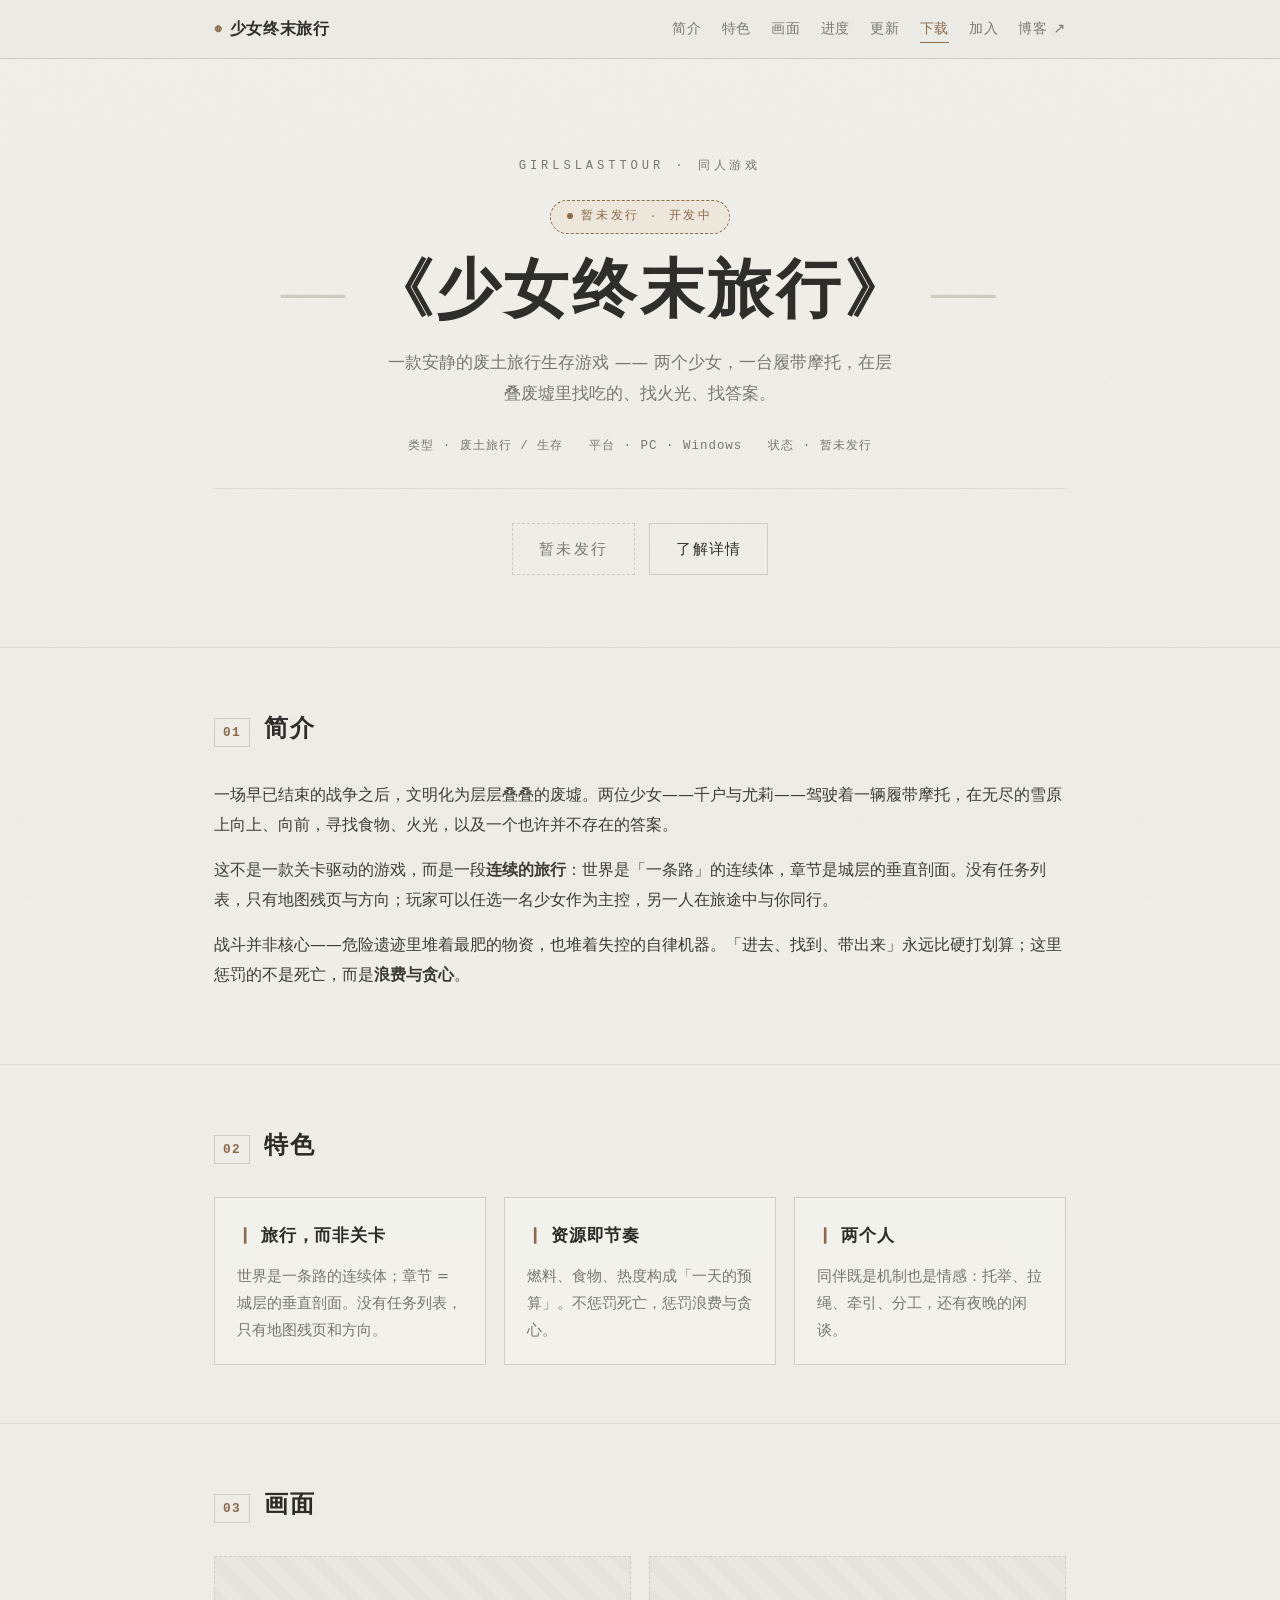
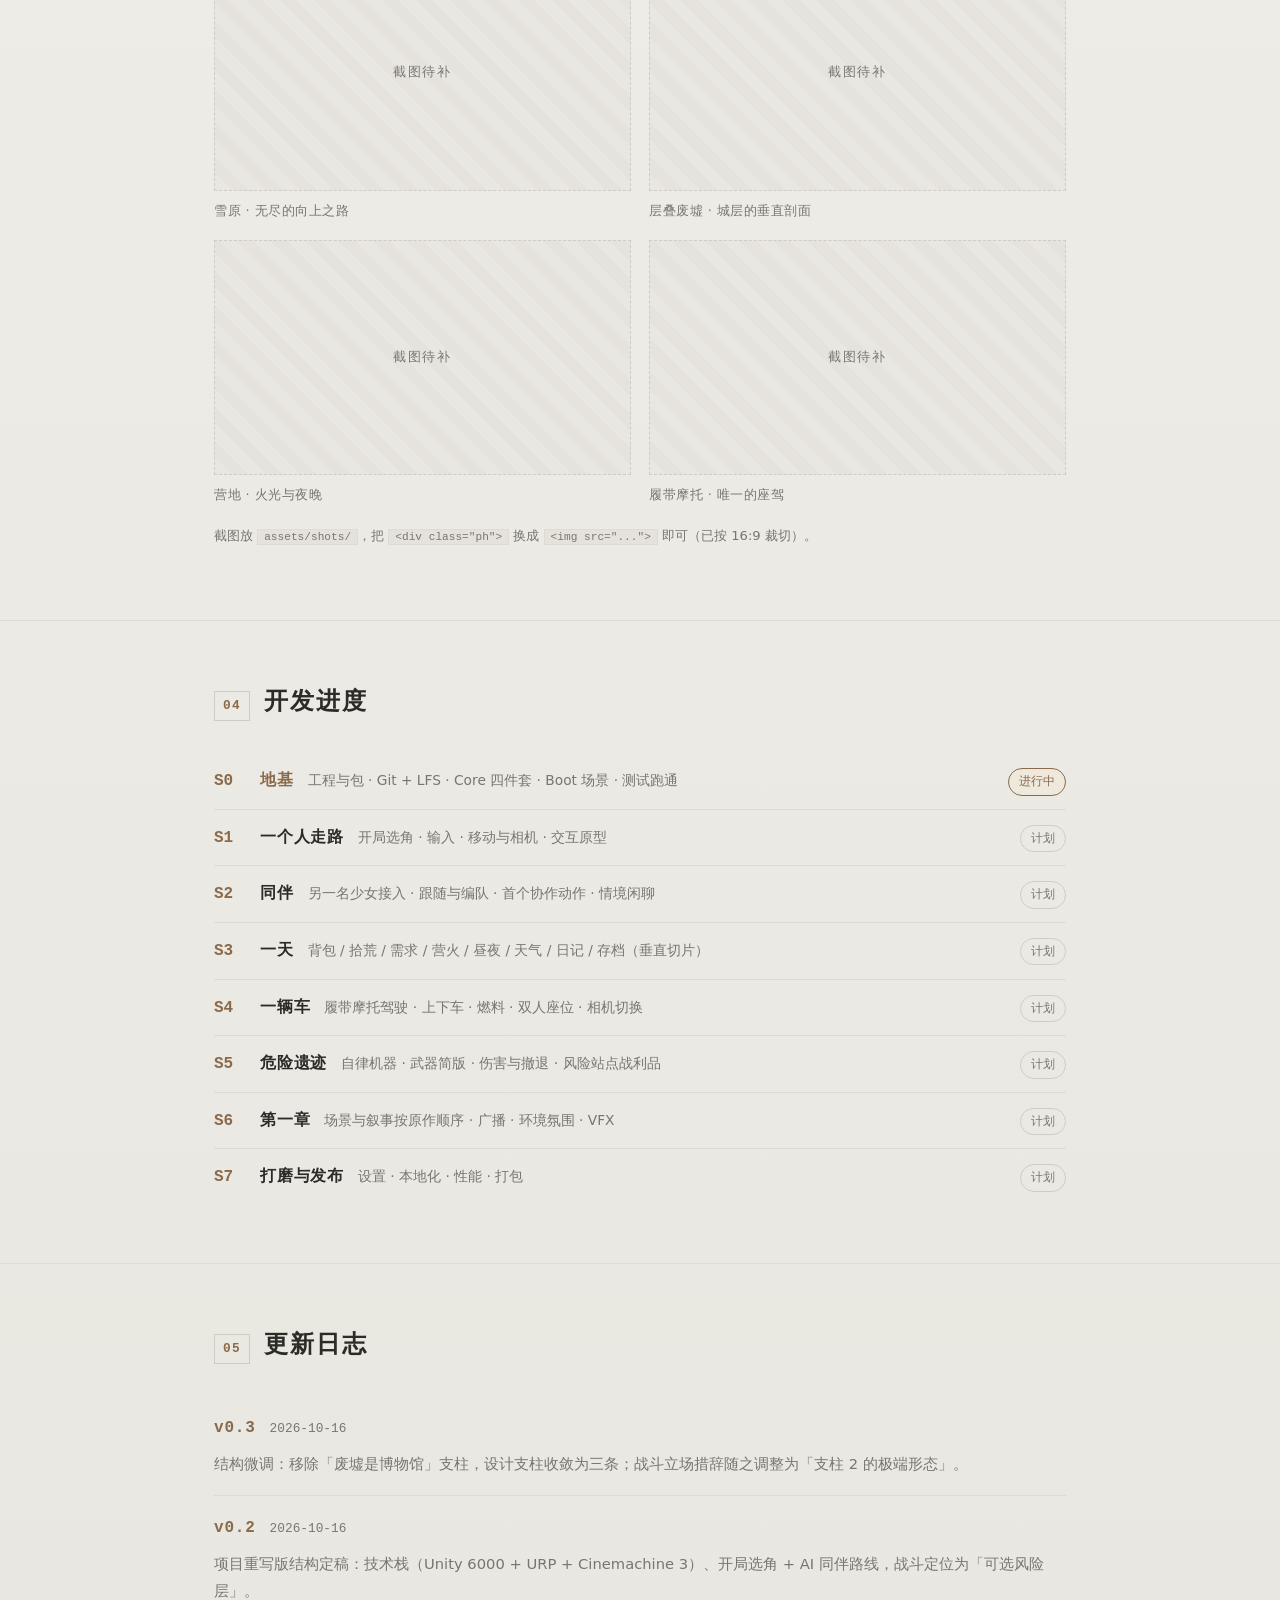
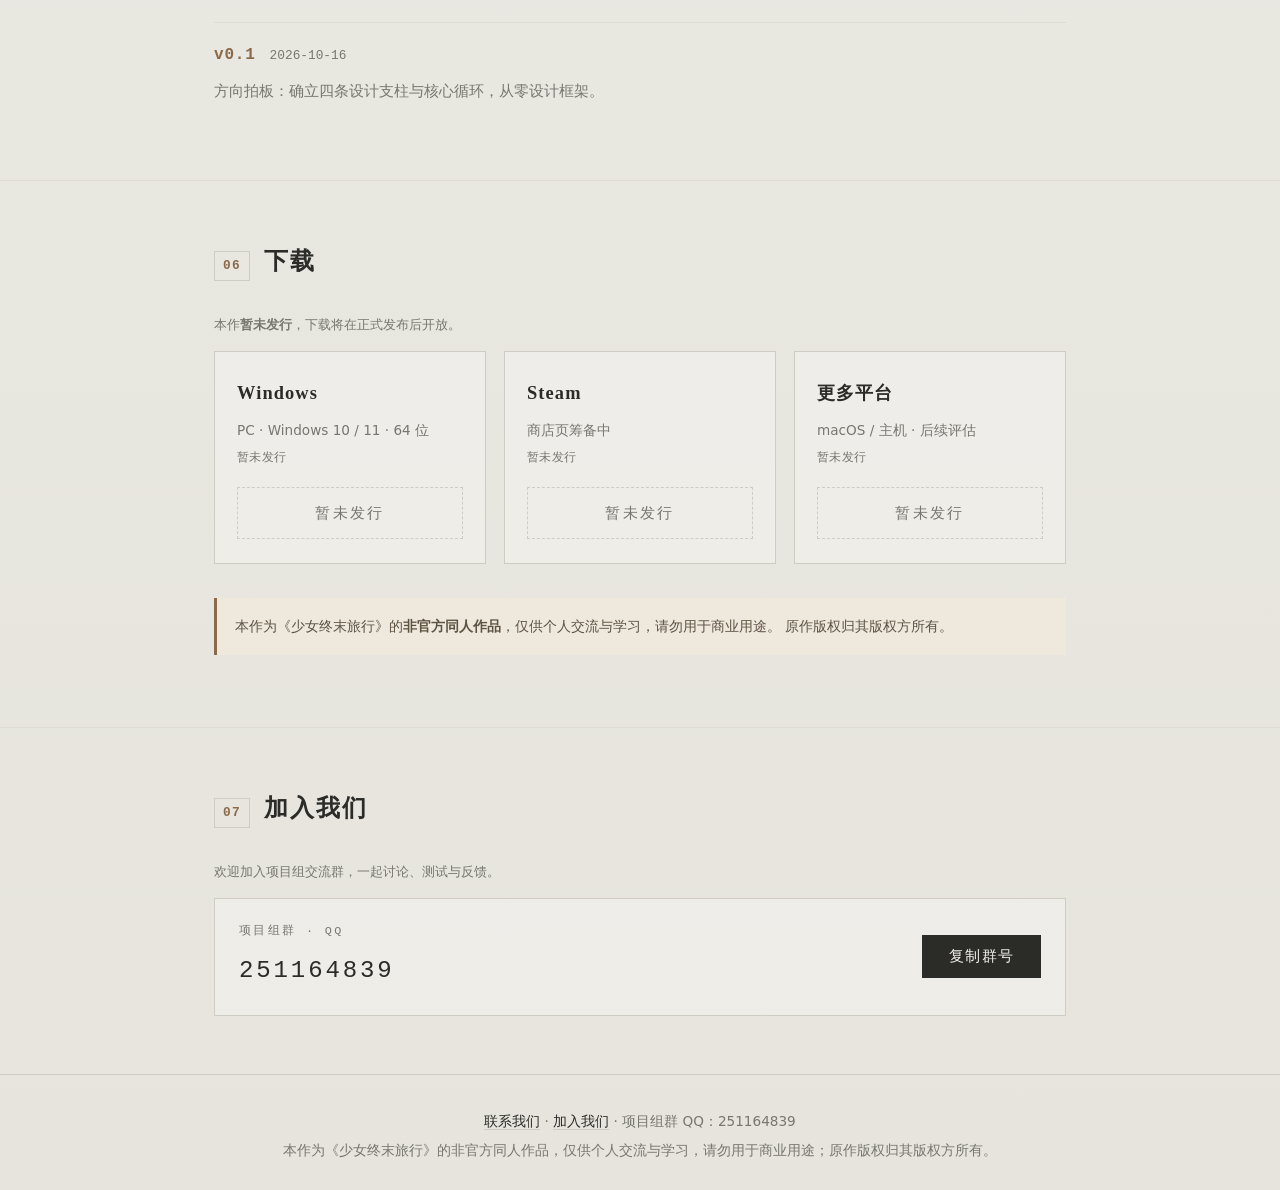
<file: index.html>
<!DOCTYPE html>
<html lang="zh-CN">
<head>
<meta charset="UTF-8">
<meta name="viewport" content="width=device-width, initial-scale=1.0">
<title>少女终末旅行 · 同人游戏 | GirlsLastTour</title>
<meta name="description" content="一款安静的废土旅行生存游戏：两个少女，一台履带摩托，在层叠废墟里找吃的、找火光、找答案。">
<link rel="stylesheet" href="assets/style.css">
</head>
<body>

<div class="snow" aria-hidden="true">
  <span style="--x:4%;  --d:12s; --delay:0s"></span>
  <span style="--x:11%; --d:16s; --delay:2s"></span>
  <span style="--x:18%; --d:10s; --delay:5s"></span>
  <span style="--x:26%; --d:14s; --delay:1s"></span>
  <span style="--x:33%; --d:18s; --delay:7s"></span>
  <span style="--x:41%; --d:11s; --delay:3s"></span>
  <span style="--x:48%; --d:15s; --delay:9s"></span>
  <span style="--x:56%; --d:13s; --delay:4s"></span>
  <span style="--x:63%; --d:17s; --delay:6s"></span>
  <span style="--x:71%; --d:12s; --delay:0.5s"></span>
  <span style="--x:78%; --d:16s; --delay:8s"></span>
  <span style="--x:86%; --d:10s; --delay:2.5s"></span>
  <span style="--x:93%; --d:14s; --delay:5.5s"></span>
</div>

<header class="site-header">
  <div class="wrap header-inner">
    <a class="brand" href="#top">
      <span class="brand-mark">◍</span>
      少女终末旅行
    </a>
    <nav class="nav">
      <a href="#about">简介</a>
      <a href="#features">特色</a>
      <a href="#shots">画面</a>
      <a href="#roadmap">进度</a>
      <a href="#changelog">更新</a>
      <a href="#download" class="nav-dl">下载</a>
      <a href="#join">加入</a>
      <a href="blog/index.html">博客 ↗</a>
    </nav>
  </div>
</header>

<main id="top">

  <!-- Hero -->
  <section class="hero">
    <div class="wrap">
      <p class="kicker">GirlsLastTour · 同人游戏</p>
      <p class="soon"><span class="dot"></span>暂未发行 · 开发中</p>
      <h1>《少女终末旅行》</h1>
      <p class="tagline">一款安静的废土旅行生存游戏 —— 两个少女，一台履带摩托，在层叠废墟里找吃的、找火光、找答案。</p>
      <div class="hero-meta">
        <span>类型 · 废土旅行 / 生存</span>
        <span>平台 · PC · Windows</span>
        <span>状态 · 暂未发行</span>
      </div>
      <div class="hero-actions">
        <span class="btn is-disabled">暂未发行</span>
        <a class="btn ghost" href="#about">了解详情</a>
      </div>
    </div>
  </section>

  <!-- 简介 -->
  <section id="about" class="section">
    <div class="wrap">
      <h2><span class="idx">01</span>简介</h2>
      <div class="prose">
        <p>一场早已结束的战争之后，文明化为层层叠叠的废墟。两位少女——千户与尤莉——驾驶着一辆履带摩托，在无尽的雪原上向上、向前，寻找食物、火光，以及一个也许并不存在的答案。</p>
        <p>这不是一款关卡驱动的游戏，而是一段<strong>连续的旅行</strong>：世界是「一条路」的连续体，章节是城层的垂直剖面。没有任务列表，只有地图残页与方向；玩家可以任选一名少女作为主控，另一人在旅途中与你同行。</p>
        <p>战斗并非核心——危险遗迹里堆着最肥的物资，也堆着失控的自律机器。「进去、找到、带出来」永远比硬打划算；这里惩罚的不是死亡，而是<strong>浪费与贪心</strong>。</p>
      </div>
    </div>
  </section>

  <!-- 特色（四条设计支柱）-->
  <section id="features" class="section">
    <div class="wrap">
      <h2><span class="idx">02</span>特色</h2>
      <div class="grid features">
        <article class="card">
          <h3>旅行，而非关卡</h3>
          <p>世界是一条路的连续体；章节 = 城层的垂直剖面。没有任务列表，只有地图残页和方向。</p>
        </article>
        <article class="card">
          <h3>资源即节奏</h3>
          <p>燃料、食物、热度构成「一天的预算」。不惩罚死亡，惩罚浪费与贪心。</p>
        </article>
        <article class="card">
          <h3>两个人</h3>
          <p>同伴既是机制也是情感：托举、拉绳、牵引、分工，还有夜晚的闲谈。</p>
        </article>
      </div>
    </div>
  </section>

  <!-- 画面 -->
  <section id="shots" class="section">
    <div class="wrap">
      <h2><span class="idx">03</span>画面</h2>
      <div class="grid shots">
        <figure class="shot"><div class="ph">截图待补</div><figcaption>雪原 · 无尽的向上之路</figcaption></figure>
        <figure class="shot"><div class="ph">截图待补</div><figcaption>层叠废墟 · 城层的垂直剖面</figcaption></figure>
        <figure class="shot"><div class="ph">截图待补</div><figcaption>营地 · 火光与夜晚</figcaption></figure>
        <figure class="shot"><div class="ph">截图待补</div><figcaption>履带摩托 · 唯一的座驾</figcaption></figure>
      </div>
      <p class="hint">截图放 <code>assets/shots/</code>，把 <code>&lt;div class="ph"&gt;</code> 换成 <code>&lt;img src="..."&gt;</code> 即可（已按 16:9 裁切）。</p>
    </div>
  </section>

  <!-- 开发进度 -->
  <section id="roadmap" class="section">
    <div class="wrap">
      <h2><span class="idx">04</span>开发进度</h2>
      <ul class="roadmap">
        <li class="now">
          <span class="st">S0</span>
          <span class="rm-title">地基</span>
          <span class="rm-desc">工程与包 · Git + LFS · Core 四件套 · Boot 场景 · 测试跑通</span>
          <span class="rm-st">进行中</span>
        </li>
        <li>
          <span class="st">S1</span>
          <span class="rm-title">一个人走路</span>
          <span class="rm-desc">开局选角 · 输入 · 移动与相机 · 交互原型</span>
          <span class="rm-st">计划</span>
        </li>
        <li>
          <span class="st">S2</span>
          <span class="rm-title">同伴</span>
          <span class="rm-desc">另一名少女接入 · 跟随与编队 · 首个协作动作 · 情境闲聊</span>
          <span class="rm-st">计划</span>
        </li>
        <li>
          <span class="st">S3</span>
          <span class="rm-title">一天</span>
          <span class="rm-desc">背包 / 拾荒 / 需求 / 营火 / 昼夜 / 天气 / 日记 / 存档（垂直切片）</span>
          <span class="rm-st">计划</span>
        </li>
        <li>
          <span class="st">S4</span>
          <span class="rm-title">一辆车</span>
          <span class="rm-desc">履带摩托驾驶 · 上下车 · 燃料 · 双人座位 · 相机切换</span>
          <span class="rm-st">计划</span>
        </li>
        <li>
          <span class="st">S5</span>
          <span class="rm-title">危险遗迹</span>
          <span class="rm-desc">自律机器 · 武器简版 · 伤害与撤退 · 风险站点战利品</span>
          <span class="rm-st">计划</span>
        </li>
        <li>
          <span class="st">S6</span>
          <span class="rm-title">第一章</span>
          <span class="rm-desc">场景与叙事按原作顺序 · 广播 · 环境氛围 · VFX</span>
          <span class="rm-st">计划</span>
        </li>
        <li>
          <span class="st">S7</span>
          <span class="rm-title">打磨与发布</span>
          <span class="rm-desc">设置 · 本地化 · 性能 · 打包</span>
          <span class="rm-st">计划</span>
        </li>
      </ul>
    </div>
  </section>

  <!-- 更新日志 -->
  <section id="changelog" class="section">
    <div class="wrap">
      <h2><span class="idx">05</span>更新日志</h2>
      <ul class="log">
        <li>
          <div class="log-head"><span class="ver">v0.3</span><span class="date">2026-10-16</span></div>
          <p>结构微调：移除「废墟是博物馆」支柱，设计支柱收敛为三条；战斗立场措辞随之调整为「支柱 2 的极端形态」。</p>
        </li>
        <li>
          <div class="log-head"><span class="ver">v0.2</span><span class="date">2026-10-16</span></div>
          <p>项目重写版结构定稿：技术栈（Unity 6000 + URP + Cinemachine 3）、开局选角 + AI 同伴路线，战斗定位为「可选风险层」。</p>
        </li>
        <li>
          <div class="log-head"><span class="ver">v0.1</span><span class="date">2026-10-16</span></div>
          <p>方向拍板：确立四条设计支柱与核心循环，从零设计框架。</p>
        </li>
      </ul>
    </div>
  </section>

  <!-- 下载 -->
  <section id="download" class="section">
    <div class="wrap">
      <h2><span class="idx">06</span>下载</h2>
      <p class="hint" style="margin-top:0">本作<strong>暂未发行</strong>，下载将在正式发布后开放。</p>
      <div class="grid downloads">
        <div class="dl-card">
          <h3>Windows</h3>
          <p class="muted">PC · Windows 10 / 11 · 64 位</p>
          <p class="meta">暂未发行</p>
          <span class="btn is-disabled">暂未发行</span>
        </div>
        <div class="dl-card">
          <h3>Steam</h3>
          <p class="muted">商店页筹备中</p>
          <p class="meta">暂未发行</p>
          <span class="btn is-disabled">暂未发行</span>
        </div>
        <div class="dl-card">
          <h3>更多平台</h3>
          <p class="muted">macOS / 主机 · 后续评估</p>
          <p class="meta">暂未发行</p>
          <span class="btn is-disabled">暂未发行</span>
        </div>
      </div>
      <p class="disclaimer">
        本作为《少女终末旅行》的<strong>非官方同人作品</strong>，仅供个人交流与学习，请勿用于商业用途。
        原作版权归其版权方所有。
      </p>
    </div>
  </section>

  <!-- 加入我们 -->
  <section id="join" class="section">
    <div class="wrap">
      <h2><span class="idx">07</span>加入我们</h2>
      <p class="hint" style="margin-top:0">欢迎加入项目组交流群，一起讨论、测试与反馈。</p>
      <div class="join-card">
        <div>
          <p class="join-label">项目组群 · QQ</p>
          <p class="join-no">251164839</p>
        </div>
        <button class="btn" data-copy="251164839" type="button">复制群号</button>
      </div>
    </div>
  </section>

</main>

<footer class="site-footer">
  <div class="wrap">
    <p><a href="blog/about.html">联系我们</a> · <a href="#join">加入我们</a> · 项目组群 QQ：251164839</p>
    <p class="muted">本作为《少女终末旅行》的非官方同人作品，仅供个人交流与学习，请勿用于商业用途；原作版权归其版权方所有。</p>
  </div>
</footer>

<script>
document.querySelectorAll("[data-copy]").forEach(function (btn) {
  btn.addEventListener("click", function () {
    var text = btn.getAttribute("data-copy");
    var old = btn.textContent;
    function done() {
      btn.textContent = "已复制 ✓";
      setTimeout(function () { btn.textContent = old; }, 1500);
    }
    function fallback() {
      var ta = document.createElement("textarea");
      ta.value = text;
      ta.style.position = "fixed";
      ta.style.opacity = "0";
      document.body.appendChild(ta);
      ta.select();
      try { document.execCommand("copy"); done(); } catch (e) {}
      document.body.removeChild(ta);
    }
    if (navigator.clipboard && navigator.clipboard.writeText) {
      navigator.clipboard.writeText(text).then(done, fallback);
    } else {
      fallback();
    }
  });
});
</script>

</body>
</html>
</file>
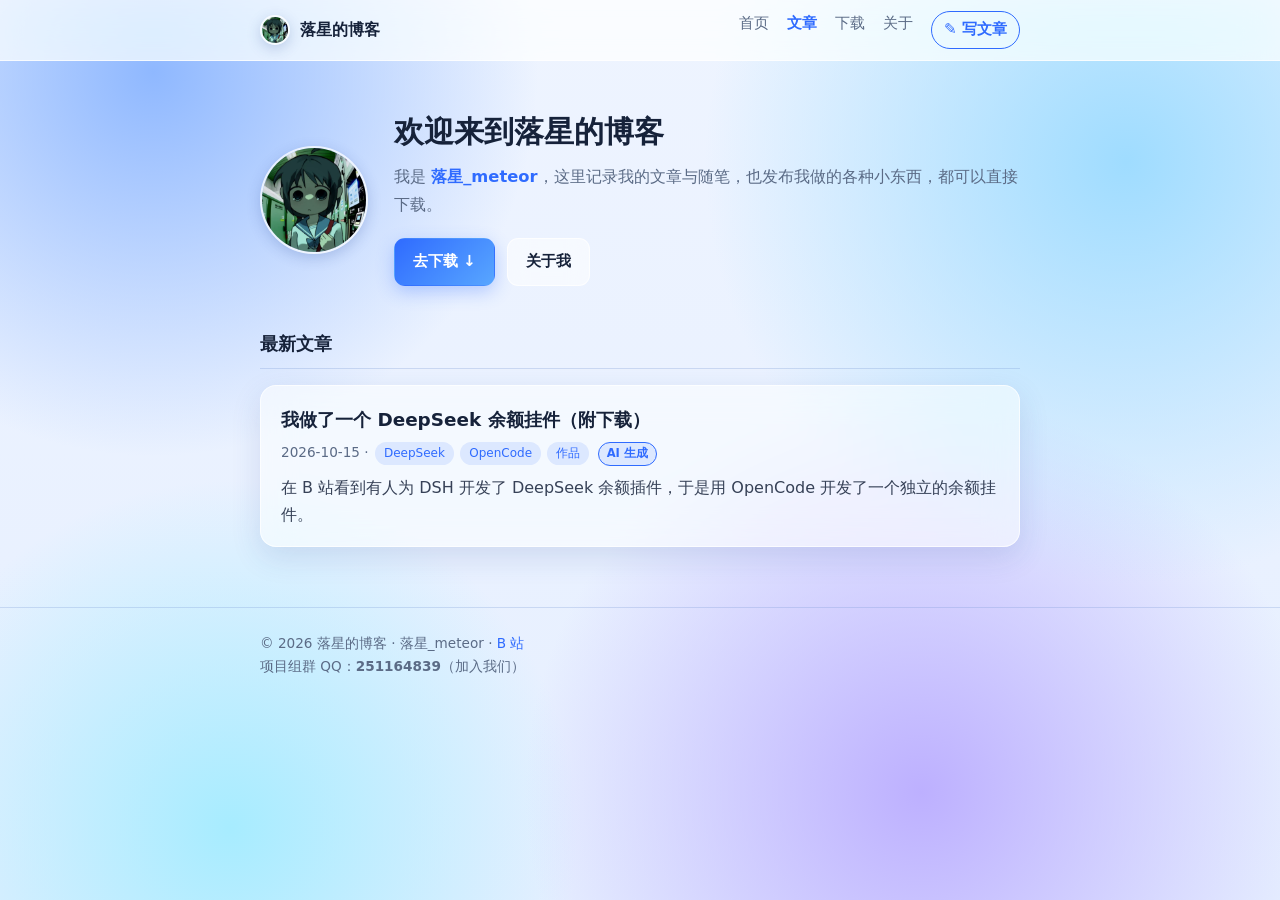
<file: blog/index.html>
<!DOCTYPE html>
<html lang="zh-CN">
<head>
<meta charset="UTF-8">
<meta name="viewport" content="width=device-width, initial-scale=1.0">
<title>落星的博客</title>
<meta name="description" content="欢迎来到落星的博客，记录文章，也发布我做的东西。">
<link rel="icon" href="assets/avatar.jpg">
<link rel="stylesheet" href="assets/style.css">
</head>
<body data-page="home">
  <header class="site-header">
    <div class="container header-inner">
      <a class="brand" href="index.html">
        <img class="brand-avatar" src="assets/avatar.jpg" alt="">
        落星的博客
      </a>
      <nav class="nav">
        <a href="../index.html">首页</a>
        <a href="index.html" class="active">文章</a>
        <a href="downloads.html">下载</a>
        <a href="about.html">关于</a>
        <a href="admin.html" class="write-link">✎ 写文章</a>
      </nav>
    </div>
  </header>

  <main class="container">
    <section class="hero">
      <img class="avatar" src="assets/avatar.jpg" alt="落星_meteor 的头像">
      <div class="hero-text">
        <h1>欢迎来到落星的博客</h1>
        <p>我是 <span class="accent">落星_meteor</span>，这里记录我的文章与随笔，也发布我做的各种小东西，都可以直接下载。</p>
        <div class="hero-actions">
          <a class="btn" href="downloads.html">去下载 ↓</a>
          <a class="btn ghost" href="about.html">关于我</a>
        </div>
      </div>
    </section>

    <section>
      <h2 class="section-title">最新文章</h2>
      <div id="posts-list" class="post-list"></div>
    </section>
  </main>

  <footer class="site-footer">
    <div class="container">
      <p>© <span id="year"></span> 落星的博客 · 落星_meteor ·
        <a href="https://space.bilibili.com/3632300612913675" target="_blank" rel="noopener">B 站</a>
      </p>
      <p class="muted">项目组群 QQ：<strong>251164839</strong>（加入我们）</p>
    </div>
  </footer>

  <script src="assets/data.js"></script>
  <script src="assets/app.js"></script>
</body>
</html>
</file>
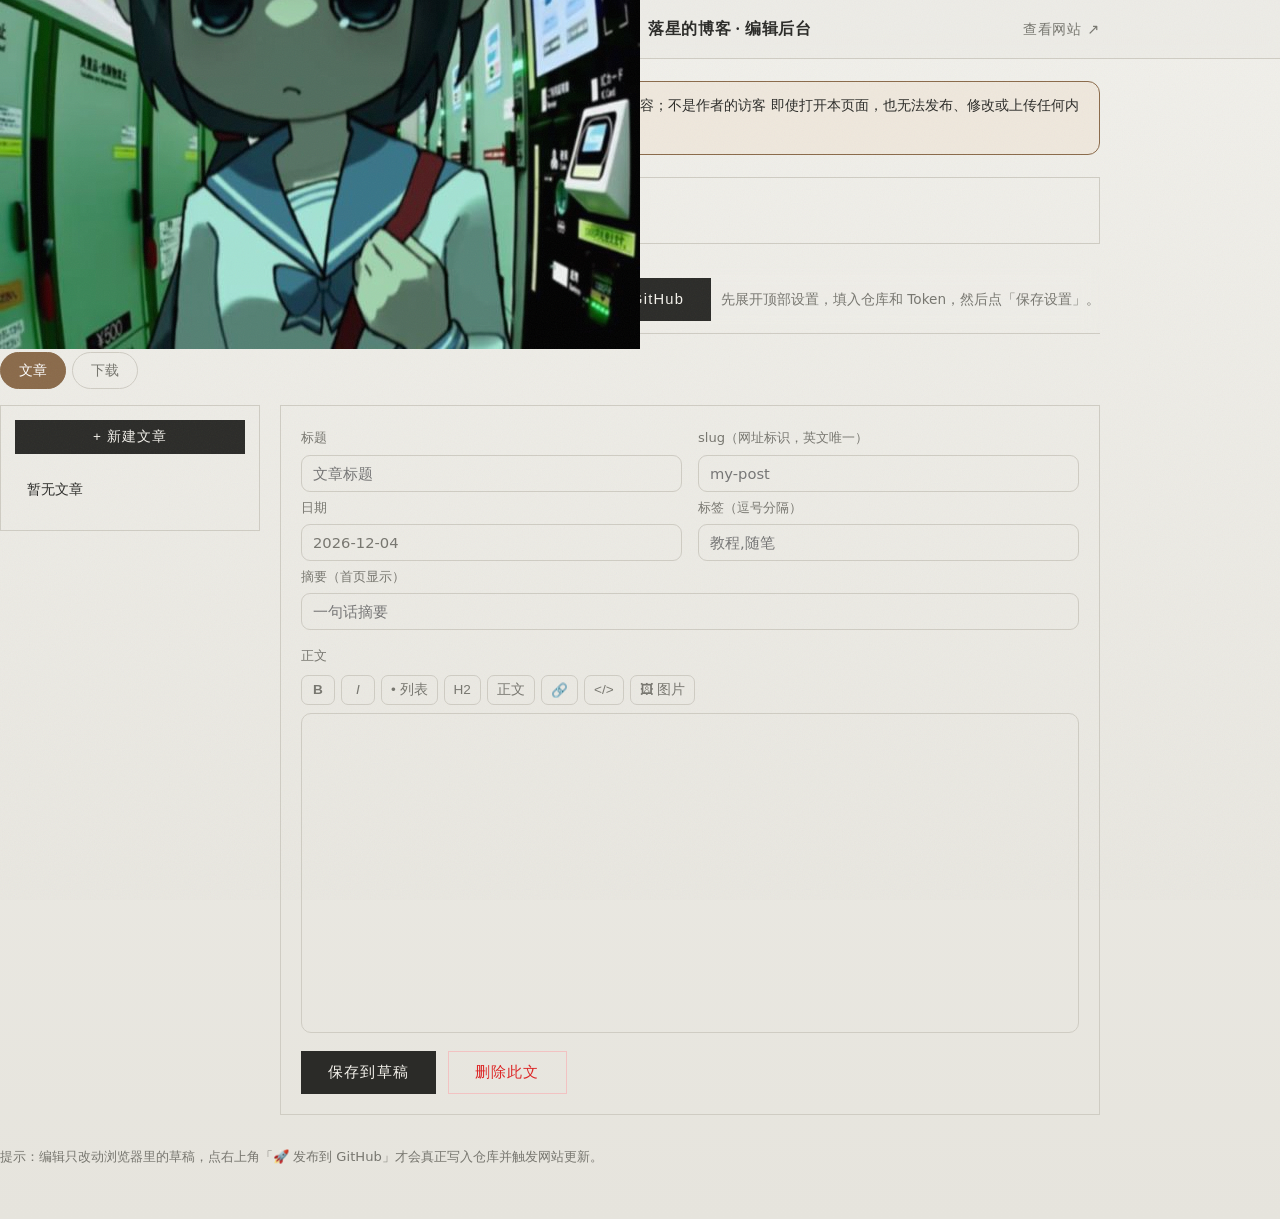
<file: admin.html>
<!DOCTYPE html>
<html lang="zh-CN">
<head>
<meta charset="UTF-8">
<meta name="viewport" content="width=device-width, initial-scale=1.0">
<meta name="robots" content="noindex">
<title>编辑后台 · 落星的博客</title>
<link rel="stylesheet" href="assets/style.css">
<link rel="stylesheet" href="assets/admin.css">
</head>
<body data-page="admin">
  <header class="site-header">
    <div class="container wide header-inner">
      <a class="brand" href="index.html">
        <img class="brand-avatar" src="assets/avatar.jpg" alt="">
        落星的博客 · 编辑后台
      </a>
      <nav class="nav">
        <a href="index.html" target="_blank">查看网站 ↗</a>
      </nav>
    </div>
  </header>

  <main class="container wide">

    <div class="admin-note">
      ⚠️ <strong>注意：本站只有作者本人可以发布文章。</strong>
      后台需要配置 GitHub 令牌（Token）才能读取和发布内容；不是作者的访客
      即使打开本页面，也无法发布、修改或上传任何内容。
    </div>

    <!-- 配置 -->
    <details class="cfg" id="cfgBox">
      <summary>⚙️ 仓库与令牌设置（只需配置一次，保存在本机浏览器）</summary>
      <div class="cfg-grid">
        <label>GitHub 用户名 / 组织 <input id="cfgOwner" placeholder="yourname"></label>
        <label>仓库名 <input id="cfgRepo" placeholder="my-blog"></label>
        <label>分支 <input id="cfgBranch" placeholder="main"></label>
        <label>data.js 路径 <input id="cfgPath" placeholder="assets/data.js"></label>
        <label class="full">访问令牌 Token（细粒度，权限：该仓库 Contents 读写）
          <input id="cfgToken" type="password" placeholder="github_pat_... 或 ghp_...">
        </label>
        <div class="full cfg-actions">
          <button class="btn small" id="btnSaveCfg">保存设置</button>
          <button class="btn ghost small" id="btnTest">测试连接</button>
          <span class="hint">令牌只存在你本机浏览器 localStorage，不会上传到别处；请勿在共用电脑使用。</span>
        </div>
      </div>
    </details>

    <!-- 工具栏 -->
    <div class="toolbar">
      <button class="btn ghost" id="btnLoad">⬇ 从 GitHub 读取</button>
      <input id="commitMsg" class="commit-msg" placeholder="提交说明（可留空）">
      <button class="btn" id="btnPublish">🚀 发布到 GitHub</button>
      <span id="status" class="status"></span>
    </div>

    <!-- 标签 -->
    <div class="tabs">
      <button class="tab active" data-tab="posts">文章</button>
      <button class="tab" data-tab="downloads">下载</button>
    </div>

    <!-- 文章 -->
    <section class="tab-panel" id="tab-posts">
      <div class="editor-grid">
        <aside class="list-pane">
          <button class="btn small block" id="btnNewPost">+ 新建文章</button>
          <ul class="item-list" id="postList"></ul>
        </aside>

        <div class="form-pane">
          <div class="row">
            <label>标题 <input id="pTitle" placeholder="文章标题"></label>
            <label>slug（网址标识，英文唯一）<input id="pSlug" placeholder="my-post"></label>
          </div>
          <div class="row">
            <label>日期 <input id="pDate" placeholder="2026-10-15"></label>
            <label>标签（逗号分隔）<input id="pTags" placeholder="教程,随笔"></label>
          </div>
          <label class="block">摘要（首页显示）<input id="pSummary" placeholder="一句话摘要"></label>

          <label class="block">
            正文
            <div class="rte-toolbar">
              <button data-cmd="bold" title="加粗"><b>B</b></button>
              <button data-cmd="italic" title="斜体"><i>I</i></button>
              <button data-cmd="insertUnorderedList" title="列表">• 列表</button>
              <button data-cmd="formatBlock" data-val="h2" title="小标题">H2</button>
              <button data-cmd="formatBlock" data-val="p" title="正文">正文</button>
              <button data-cmd="link" title="链接">🔗</button>
              <button data-cmd="code" title="代码块">&lt;/&gt;</button>
              <button data-cmd="image" title="上传并插入图片">🖼 图片</button>
            </div>
            <div id="pContent" class="rte" contenteditable="true" spellcheck="false"></div>
            <input type="file" id="pImage" accept="image/*" hidden>
          </label>

          <div class="row actions">
            <button class="btn" id="btnSavePost">保存到草稿</button>
            <button class="btn ghost danger" id="btnDeletePost">删除此文</button>
          </div>
        </div>
      </div>
    </section>

    <!-- 下载 -->
    <section class="tab-panel hidden" id="tab-downloads">
      <div class="editor-grid">
        <aside class="list-pane">
          <button class="btn small block" id="btnNewDownload">+ 新建下载项</button>
          <ul class="item-list" id="downloadList"></ul>
        </aside>

        <div class="form-pane">
          <div class="row">
            <label>名称 <input id="dName" placeholder="我的小工具 v1.0"></label>
            <label>日期 <input id="dDate" placeholder="2026-10-15"></label>
          </div>
          <div class="row">
            <label>大小（可选）<input id="dSize" placeholder="3.2 MB"></label>
            <label class="grow">下载地址 / 文件路径 <input id="dUrl" placeholder="downloads/mytool.zip"></label>
          </div>
          <label class="block">说明 <input id="dDesc" placeholder="功能一句话说明"></label>

          <div class="upload-box">
            <div>📦 直接上传文件（会上传到仓库的 <code>downloads/</code> 目录，并自动填好上面的地址）</div>
            <input type="file" id="dFile">
          </div>

          <div class="row actions">
            <button class="btn" id="btnSaveDownload">保存到草稿</button>
            <button class="btn ghost danger" id="btnDeleteDownload">删除此项</button>
          </div>
        </div>
      </div>
    </section>

    <p class="foot-note">
      提示：编辑只改动浏览器里的草稿，点右上角「🚀 发布到 GitHub」才会真正写入仓库并触发网站更新。
    </p>
  </main>

  <script src="assets/admin.js"></script>
</body>
</html>
</file>
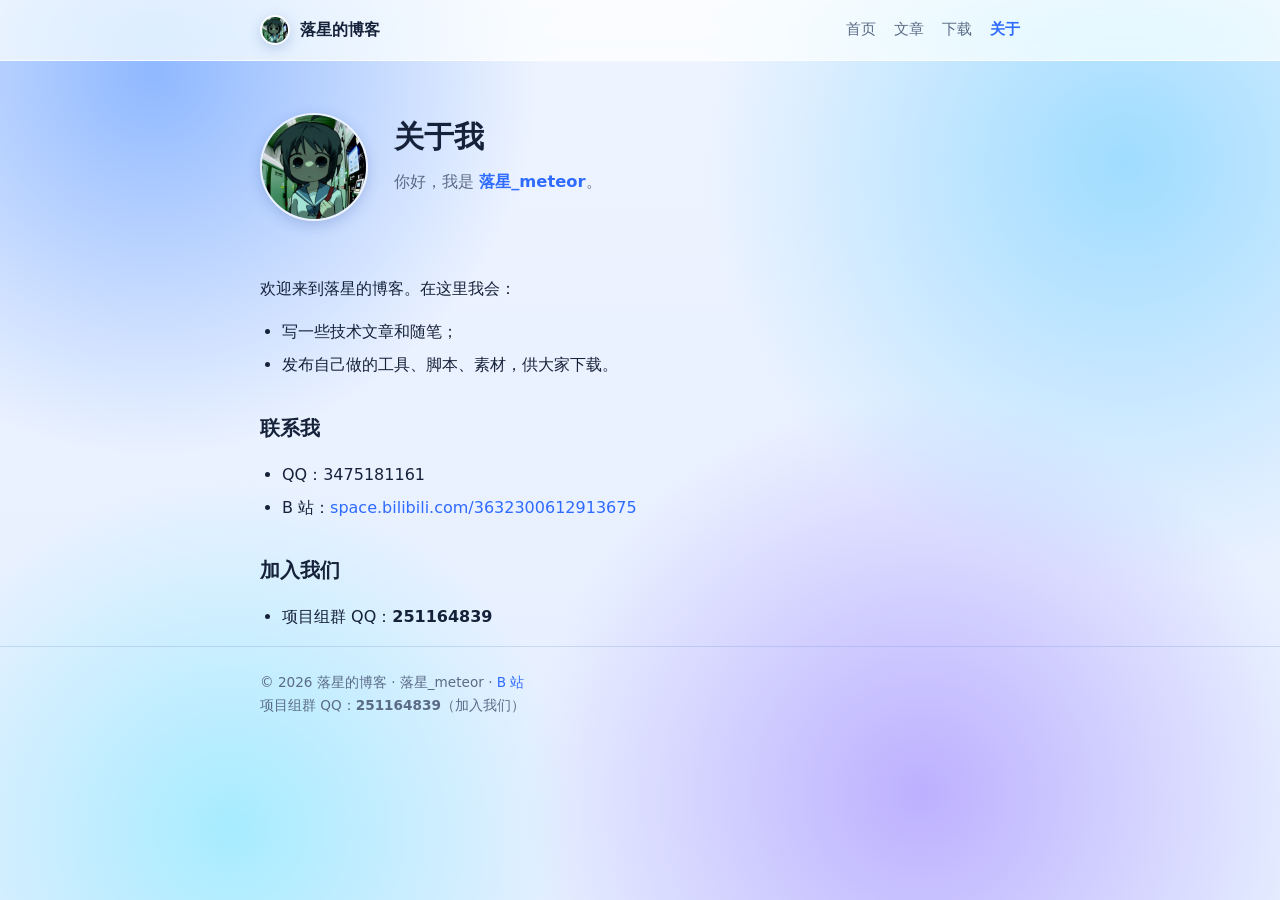
<file: blog/about.html>
<!DOCTYPE html>
<html lang="zh-CN">
<head>
<meta charset="UTF-8">
<meta name="viewport" content="width=device-width, initial-scale=1.0">
<title>关于 · 落星的博客</title>
<link rel="icon" href="assets/avatar.jpg">
<link rel="stylesheet" href="assets/style.css">
</head>
<body data-page="about">
  <header class="site-header">
    <div class="container header-inner">
      <a class="brand" href="index.html">
        <img class="brand-avatar" src="assets/avatar.jpg" alt="">
        落星的博客
      </a>
      <nav class="nav">
        <a href="../index.html">首页</a>
        <a href="index.html">文章</a>
        <a href="downloads.html">下载</a>
        <a href="about.html" class="active">关于</a>
      </nav>
    </div>
  </header>

  <main class="container">
    <section class="hero">
      <img class="avatar" src="assets/avatar.jpg" alt="落星_meteor 的头像">
      <div class="hero-text">
        <h1>关于我</h1>
        <p>你好，我是 <span class="accent">落星_meteor</span>。</p>
      </div>
    </section>

    <div class="prose">
      <p>欢迎来到落星的博客。在这里我会：</p>
      <ul>
        <li>写一些技术文章和随笔；</li>
        <li>发布自己做的工具、脚本、素材，供大家下载。</li>
      </ul>

      <h2>联系我</h2>
      <ul>
        <li>QQ：3475181161</li>
        <li>B 站：<a href="https://space.bilibili.com/3632300612913675" target="_blank" rel="noopener">space.bilibili.com/3632300612913675</a></li>
      </ul>

      <h2>加入我们</h2>
      <ul>
        <li>项目组群 QQ：<strong>251164839</strong></li>
      </ul>
    </div>
  </main>

  <footer class="site-footer">
    <div class="container">
      <p>© <span id="year"></span> 落星的博客 · 落星_meteor ·
        <a href="https://space.bilibili.com/3632300612913675" target="_blank" rel="noopener">B 站</a>
      </p>
      <p class="muted">项目组群 QQ：<strong>251164839</strong>（加入我们）</p>
    </div>
  </footer>

  <script src="assets/data.js"></script>
  <script src="assets/app.js"></script>
</body>
</html>
</file>
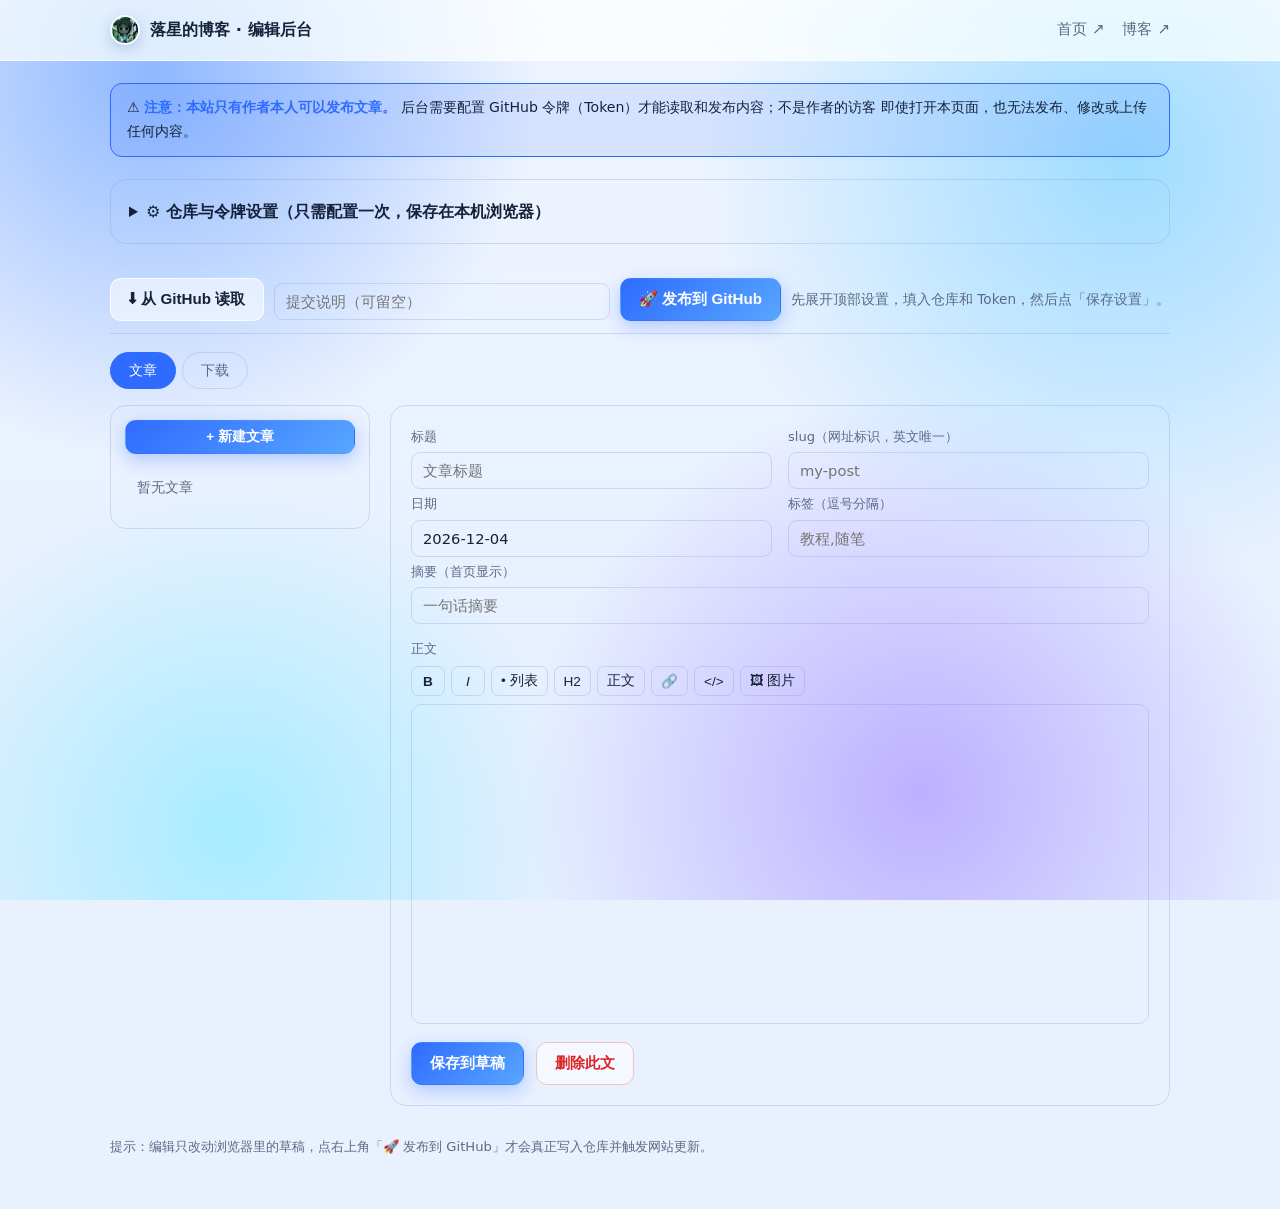
<file: blog/admin.html>
<!DOCTYPE html>
<html lang="zh-CN">
<head>
<meta charset="UTF-8">
<meta name="viewport" content="width=device-width, initial-scale=1.0">
<meta name="robots" content="noindex">
<title>编辑后台 · 落星的博客</title>
<link rel="stylesheet" href="assets/style.css">
<link rel="stylesheet" href="assets/admin.css">
</head>
<body data-page="admin">
  <header class="site-header">
    <div class="container wide header-inner">
      <a class="brand" href="index.html">
        <img class="brand-avatar" src="assets/avatar.jpg" alt="">
        落星的博客 · 编辑后台
      </a>
      <nav class="nav">
        <a href="../index.html" target="_blank">首页 ↗</a>
        <a href="index.html" target="_blank">博客 ↗</a>
      </nav>
    </div>
  </header>

  <main class="container wide">

    <div class="admin-note">
      ⚠️ <strong>注意：本站只有作者本人可以发布文章。</strong>
      后台需要配置 GitHub 令牌（Token）才能读取和发布内容；不是作者的访客
      即使打开本页面，也无法发布、修改或上传任何内容。
    </div>

    <!-- 配置 -->
    <details class="cfg" id="cfgBox">
      <summary>⚙️ 仓库与令牌设置（只需配置一次，保存在本机浏览器）</summary>
      <div class="cfg-grid">
        <label>GitHub 用户名 / 组织 <input id="cfgOwner" placeholder="yourname"></label>
        <label>仓库名 <input id="cfgRepo" placeholder="my-blog"></label>
        <label>分支 <input id="cfgBranch" placeholder="main"></label>
        <label>data.js 路径 <input id="cfgPath" placeholder="blog/assets/data.js"></label>
        <label class="full">访问令牌 Token（细粒度，权限：该仓库 Contents 读写）
          <input id="cfgToken" type="password" placeholder="github_pat_... 或 ghp_...">
        </label>
        <div class="full cfg-actions">
          <button class="btn small" id="btnSaveCfg">保存设置</button>
          <button class="btn ghost small" id="btnTest">测试连接</button>
          <span class="hint">令牌只存在你本机浏览器 localStorage，不会上传到别处；请勿在共用电脑使用。</span>
        </div>
      </div>
    </details>

    <!-- 工具栏 -->
    <div class="toolbar">
      <button class="btn ghost" id="btnLoad">⬇ 从 GitHub 读取</button>
      <input id="commitMsg" class="commit-msg" placeholder="提交说明（可留空）">
      <button class="btn" id="btnPublish">🚀 发布到 GitHub</button>
      <span id="status" class="status"></span>
    </div>

    <!-- 标签 -->
    <div class="tabs">
      <button class="tab active" data-tab="posts">文章</button>
      <button class="tab" data-tab="downloads">下载</button>
    </div>

    <!-- 文章 -->
    <section class="tab-panel" id="tab-posts">
      <div class="editor-grid">
        <aside class="list-pane">
          <button class="btn small block" id="btnNewPost">+ 新建文章</button>
          <ul class="item-list" id="postList"></ul>
        </aside>

        <div class="form-pane">
          <div class="row">
            <label>标题 <input id="pTitle" placeholder="文章标题"></label>
            <label>slug（网址标识，英文唯一）<input id="pSlug" placeholder="my-post"></label>
          </div>
          <div class="row">
            <label>日期 <input id="pDate" placeholder="2026-10-15"></label>
            <label>标签（逗号分隔）<input id="pTags" placeholder="教程,随笔"></label>
          </div>
          <label class="block">摘要（首页显示）<input id="pSummary" placeholder="一句话摘要"></label>

          <label class="block">
            正文
            <div class="rte-toolbar">
              <button data-cmd="bold" title="加粗"><b>B</b></button>
              <button data-cmd="italic" title="斜体"><i>I</i></button>
              <button data-cmd="insertUnorderedList" title="列表">• 列表</button>
              <button data-cmd="formatBlock" data-val="h2" title="小标题">H2</button>
              <button data-cmd="formatBlock" data-val="p" title="正文">正文</button>
              <button data-cmd="link" title="链接">🔗</button>
              <button data-cmd="code" title="代码块">&lt;/&gt;</button>
              <button data-cmd="image" title="上传并插入图片">🖼 图片</button>
            </div>
            <div id="pContent" class="rte" contenteditable="true" spellcheck="false"></div>
            <input type="file" id="pImage" accept="image/*" hidden>
          </label>

          <div class="row actions">
            <button class="btn" id="btnSavePost">保存到草稿</button>
            <button class="btn ghost danger" id="btnDeletePost">删除此文</button>
          </div>
        </div>
      </div>
    </section>

    <!-- 下载 -->
    <section class="tab-panel hidden" id="tab-downloads">
      <div class="editor-grid">
        <aside class="list-pane">
          <button class="btn small block" id="btnNewDownload">+ 新建下载项</button>
          <ul class="item-list" id="downloadList"></ul>
        </aside>

        <div class="form-pane">
          <div class="row">
            <label>名称 <input id="dName" placeholder="我的小工具 v1.0"></label>
            <label>日期 <input id="dDate" placeholder="2026-10-15"></label>
          </div>
          <div class="row">
            <label>大小（可选）<input id="dSize" placeholder="3.2 MB"></label>
            <label class="grow">下载地址 / 文件路径 <input id="dUrl" placeholder="downloads/mytool.zip"></label>
          </div>
          <label class="block">说明 <input id="dDesc" placeholder="功能一句话说明"></label>

          <div class="upload-box">
            <div>📦 直接上传文件（会上传到仓库的 <code>downloads/</code> 目录，并自动填好上面的地址）</div>
            <input type="file" id="dFile">
          </div>

          <div class="row actions">
            <button class="btn" id="btnSaveDownload">保存到草稿</button>
            <button class="btn ghost danger" id="btnDeleteDownload">删除此项</button>
          </div>
        </div>
      </div>
    </section>

    <p class="foot-note">
      提示：编辑只改动浏览器里的草稿，点右上角「🚀 发布到 GitHub」才会真正写入仓库并触发网站更新。
    </p>
  </main>

  <script src="assets/admin.js"></script>
</body>
</html>
</file>
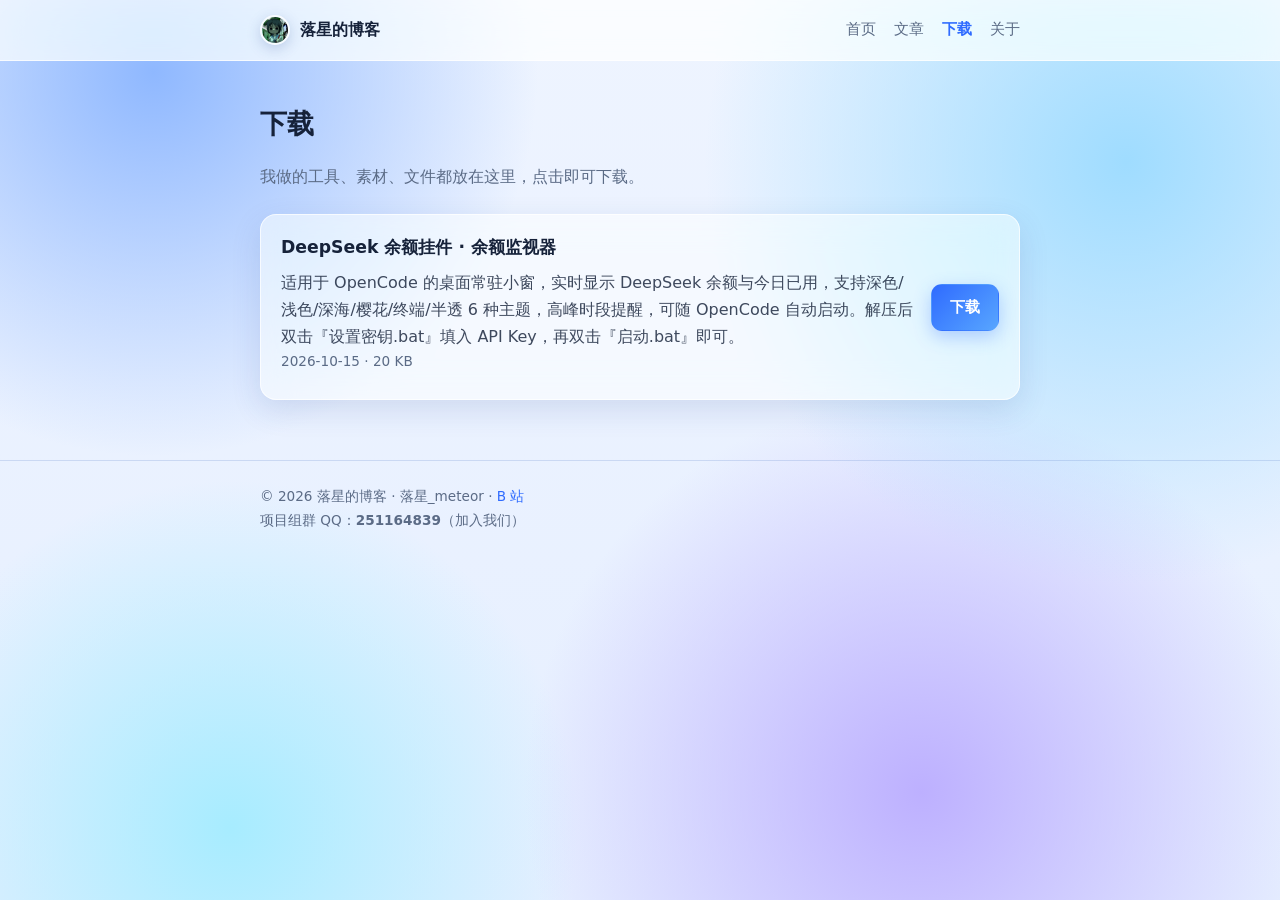
<file: blog/downloads.html>
<!DOCTYPE html>
<html lang="zh-CN">
<head>
<meta charset="UTF-8">
<meta name="viewport" content="width=device-width, initial-scale=1.0">
<title>下载 · 落星的博客</title>
<link rel="icon" href="assets/avatar.jpg">
<link rel="stylesheet" href="assets/style.css">
</head>
<body data-page="downloads">
  <header class="site-header">
    <div class="container header-inner">
      <a class="brand" href="index.html">
        <img class="brand-avatar" src="assets/avatar.jpg" alt="">
        落星的博客
      </a>
      <nav class="nav">
        <a href="../index.html">首页</a>
        <a href="index.html">文章</a>
        <a href="downloads.html" class="active">下载</a>
        <a href="about.html">关于</a>
      </nav>
    </div>
  </header>

  <main class="container">
    <h1 class="page-title">下载</h1>
    <p class="muted">我做的工具、素材、文件都放在这里，点击即可下载。</p>
    <div id="downloads-list" class="download-list"></div>
  </main>

  <footer class="site-footer">
    <div class="container">
      <p>© <span id="year"></span> 落星的博客 · 落星_meteor ·
        <a href="https://space.bilibili.com/3632300612913675" target="_blank" rel="noopener">B 站</a>
      </p>
      <p class="muted">项目组群 QQ：<strong>251164839</strong>（加入我们）</p>
    </div>
  </footer>

  <script src="assets/data.js"></script>
  <script src="assets/app.js"></script>
</body>
</html>
</file>
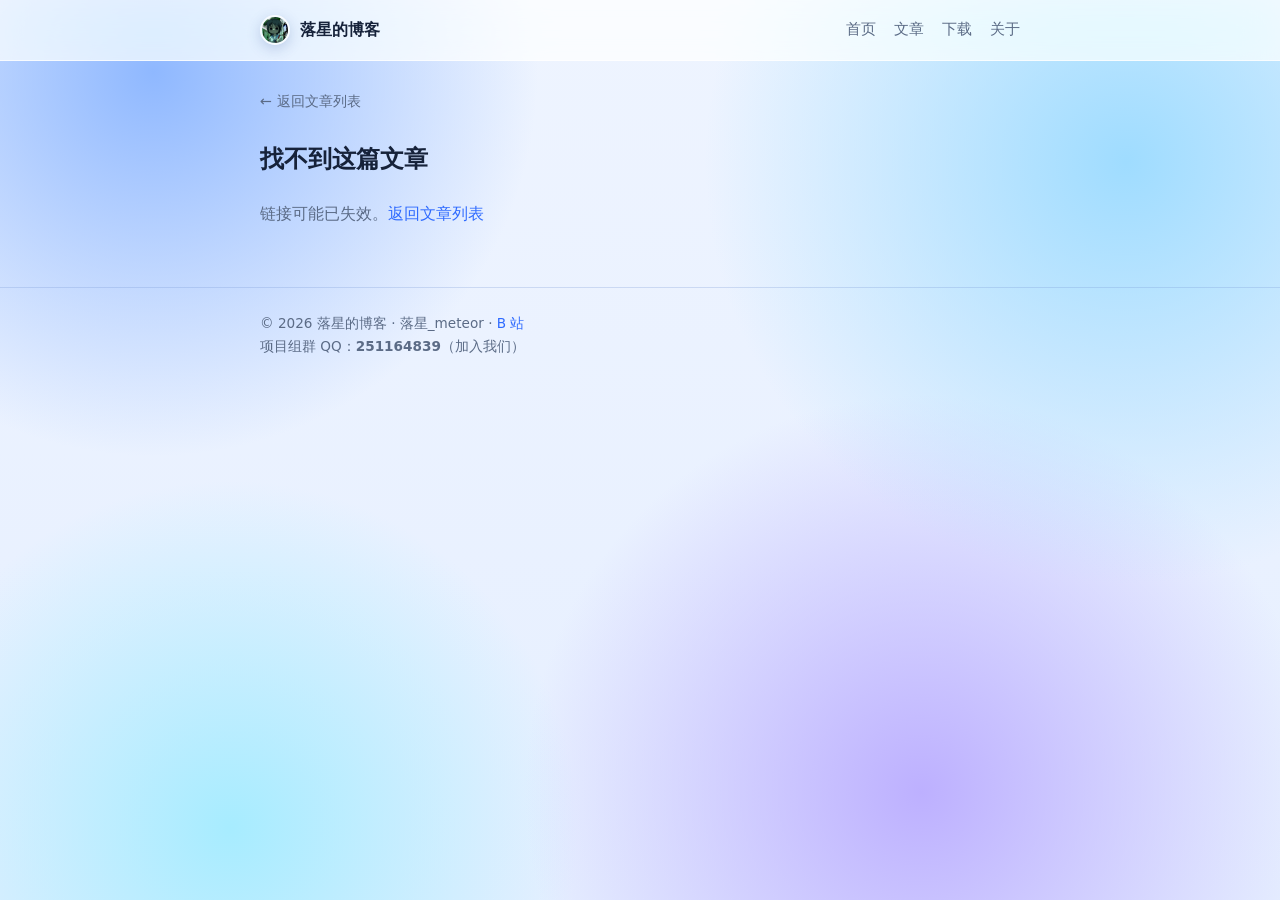
<file: blog/post.html>
<!DOCTYPE html>
<html lang="zh-CN">
<head>
<meta charset="UTF-8">
<meta name="viewport" content="width=device-width, initial-scale=1.0">
<title>文章 · 落星的博客</title>
<link rel="icon" href="assets/avatar.jpg">
<link rel="stylesheet" href="assets/style.css">
</head>
<body data-page="post">
  <header class="site-header">
    <div class="container header-inner">
      <a class="brand" href="index.html">
        <img class="brand-avatar" src="assets/avatar.jpg" alt="">
        落星的博客
      </a>
      <nav class="nav">
        <a href="../index.html">首页</a>
        <a href="index.html">文章</a>
        <a href="downloads.html">下载</a>
        <a href="about.html">关于</a>
      </nav>
    </div>
  </header>

  <main class="container">
    <a class="back-link" href="index.html">← 返回文章列表</a>
    <article id="post" class="post"></article>
  </main>

  <footer class="site-footer">
    <div class="container">
      <p>© <span id="year"></span> 落星的博客 · 落星_meteor ·
        <a href="https://space.bilibili.com/3632300612913675" target="_blank" rel="noopener">B 站</a>
      </p>
      <p class="muted">项目组群 QQ：<strong>251164839</strong>（加入我们）</p>
    </div>
  </footer>

  <script src="assets/data.js"></script>
  <script src="assets/app.js"></script>
</body>
</html>
</file>
<file: assets/style.css>
/* ============ 少女终末旅行 · 灰白废土风 ============ */
:root {
  --paper: #ecebe6;
  --paper-2: #e4e2db;
  --ink: #2b2b28;
  --muted: #77766f;
  --line: #cfccc3;
  --line-soft: #dedbd3;
  --accent: #8a6a4a;      /* 陈旧金属 · 暖褐 */
  --accent-soft: #efe8dd;
  --serif: "Noto Serif SC", "Source Han Serif SC", "Songti SC", "SimSun", "Georgia", serif;
  --sans: system-ui, -apple-system, "Segoe UI", "PingFang SC", "Microsoft YaHei", sans-serif;
  --mono: ui-monospace, "Cascadia Code", Consolas, "SFMono-Regular", monospace;
  --maxw: 900px;
}

* { box-sizing: border-box; }

html { scroll-behavior: smooth; }

body {
  margin: 0;
  color: var(--ink);
  font-family: var(--sans);
  line-height: 1.85;
  background: var(--paper);
  background-image:
    linear-gradient(180deg, #f1f0eb 0%, #e6e4dd 100%);
  -webkit-font-smoothing: antialiased;
  overflow-x: hidden;
}

/* 纸张颗粒 */
body::after {
  content: "";
  position: fixed;
  inset: 0;
  z-index: 999;
  pointer-events: none;
  opacity: .05;
  background-image: url("data:image/svg+xml,%3Csvg xmlns='http://www.w3.org/2000/svg' width='140' height='140'%3E%3Cfilter id='n'%3E%3CfeTurbulence type='fractalNoise' baseFrequency='0.85' numOctaves='2'/%3E%3C/filter%3E%3Crect width='100%25' height='100%25' filter='url(%23n)'/%3E%3C/svg%3E");
}

/* 雪 */
.snow { position: fixed; inset: 0; z-index: 0; pointer-events: none; overflow: hidden; }
.snow span {
  position: absolute;
  top: -5vh;
  left: var(--x);
  width: 3px; height: 3px;
  border-radius: 50%;
  background: #fff;
  opacity: .5;
  animation: fall var(--d) linear var(--delay) infinite;
}
@keyframes fall { to { transform: translateY(116vh); } }
@media (prefers-reduced-motion: reduce) { .snow { display: none; } }

a { color: var(--ink); text-decoration: none; }
a:hover { color: var(--accent); }

.wrap { max-width: var(--maxw); margin: 0 auto; padding: 0 24px; position: relative; z-index: 1; }

/* ---------- Header ---------- */
.site-header {
  position: sticky; top: 0; z-index: 10;
  border-bottom: 1px solid var(--line);
  background: rgba(236, 235, 230, .82);
  backdrop-filter: blur(6px);
  -webkit-backdrop-filter: blur(6px);
}
.header-inner { display: flex; align-items: center; justify-content: space-between; height: 58px; }
.brand { display: flex; align-items: center; gap: 8px; font-family: var(--serif); font-weight: 700; letter-spacing: .04em; }
.brand-mark { color: var(--accent); font-size: .9em; }
.nav { display: flex; gap: 20px; }
.nav a { color: var(--muted); font-size: .9rem; letter-spacing: .05em; }
.nav a:hover { color: var(--ink); }
.nav-dl { color: var(--accent) !important; border-bottom: 1px solid var(--accent); }

/* ---------- Hero ---------- */
.hero { padding: 96px 0 72px; text-align: center; }
.kicker {
  font-family: var(--mono);
  font-size: .76rem;
  letter-spacing: .32em;
  color: var(--muted);
  text-transform: uppercase;
  margin: 0 0 22px;
}

/* 暂未发行徽标 */
.soon {
  display: inline-block;
  margin: 0 0 18px;
  padding: 5px 16px;
  font-family: var(--mono);
  font-size: .74rem;
  letter-spacing: .22em;
  color: var(--accent);
  border: 1px dashed var(--accent);
  border-radius: 999px;
  background: var(--accent-soft);
}
.soon .dot {
  display: inline-block;
  width: 6px; height: 6px;
  border-radius: 50%;
  background: var(--accent);
  margin-right: 8px;
  vertical-align: middle;
  animation: blink 1.6s ease-in-out infinite;
}
@keyframes blink { 0%, 100% { opacity: 1; } 50% { opacity: .25; } }
@media (prefers-reduced-motion: reduce) { .soon .dot { animation: none; } }
.hero h1 {
  font-family: var(--serif);
  font-size: clamp(2.4rem, 6vw, 4rem);
  font-weight: 700;
  letter-spacing: .06em;
  margin: 0 0 18px;
  line-height: 1.2;
}
.hero h1::before,
.hero h1::after { content: "— "; color: var(--line); font-weight: 400; }
.hero h1::after { content: " —"; }
.tagline { color: var(--muted); font-size: 1.05rem; margin: 0 auto 26px; max-width: 30em; }

.hero-meta {
  display: flex; justify-content: center; flex-wrap: wrap; gap: 10px 26px;
  font-family: var(--mono); font-size: .78rem; letter-spacing: .08em;
  color: var(--muted);
  margin-bottom: 34px;
  padding-bottom: 30px;
  border-bottom: 1px solid var(--line-soft);
}
.hero-actions { display: flex; gap: 14px; justify-content: center; flex-wrap: wrap; }

.btn {
  display: inline-block;
  padding: 11px 26px;
  font-size: .92rem;
  letter-spacing: .08em;
  color: #f4f2ec;
  background: var(--ink);
  border: 1px solid var(--ink);
  transition: .18s ease;
}
.btn:hover { background: var(--accent); border-color: var(--accent); color: #fff; }
.btn.ghost { background: transparent; color: var(--ink); border-color: var(--line); }
.btn.ghost:hover { border-color: var(--ink); background: transparent; color: var(--ink); }
.btn.is-disabled {
  background: transparent;
  color: var(--muted);
  border: 1px dashed var(--line);
  cursor: not-allowed;
  letter-spacing: .16em;
}
.btn.is-disabled:hover { background: transparent; color: var(--muted); border-color: var(--line); }

/* ---------- Section ---------- */
.section { padding: 58px 0; border-top: 1px solid var(--line-soft); }
.section h2 {
  display: flex; align-items: baseline; gap: 14px;
  font-family: var(--serif);
  font-size: 1.5rem; font-weight: 700; letter-spacing: .08em;
  margin: 0 0 30px;
}
.section h2 .idx {
  font-family: var(--mono);
  font-size: .8rem;
  letter-spacing: .1em;
  color: var(--accent);
  border: 1px solid var(--line);
  padding: 2px 8px;
}

.prose p { margin: 0 0 16px; color: #3a3a36; }
.hint { font-size: .82rem; color: var(--muted); margin-top: 18px; }
.hint code, .prose code {
  font-family: var(--mono); font-size: .85em;
  background: var(--paper-2); padding: 1px 6px; border: 1px solid var(--line-soft);
}

/* ---------- Grid / cards ---------- */
.grid { display: grid; gap: 18px; }
.features { grid-template-columns: repeat(auto-fit, minmax(230px, 1fr)); }
.card {
  border: 1px solid var(--line);
  padding: 22px 22px 20px;
  background: rgba(255,255,255,.28);
  transition: .18s ease;
}
.card:hover { border-color: var(--accent); transform: translateY(-2px); }
.card h3 {
  font-family: var(--serif);
  font-size: 1.08rem; margin: 0 0 10px; letter-spacing: .05em;
}
.card h3::before { content: "▏"; color: var(--accent); margin-right: 6px; }
.card p { margin: 0; color: var(--muted); font-size: .92rem; }

/* ---------- Screenshots ---------- */
.shots { grid-template-columns: repeat(2, 1fr); }
.shot { margin: 0; }
.shot .ph {
  aspect-ratio: 16 / 9;
  display: flex; align-items: center; justify-content: center;
  border: 1px dashed var(--line);
  background:
    repeating-linear-gradient(45deg, #e9e7e1 0 12px, #e5e3dc 12px 24px);
  color: var(--muted);
  font-family: var(--mono);
  font-size: .8rem;
  letter-spacing: .12em;
}
.shot img { width: 100%; aspect-ratio: 16/9; object-fit: cover; display: block; border: 1px solid var(--line); }
.shot figcaption { font-size: .8rem; color: var(--muted); margin-top: 8px; letter-spacing: .04em; }

/* ---------- Changelog ---------- */
.log { list-style: none; margin: 0; padding: 0; }
.log li { padding: 18px 0; border-top: 1px solid var(--line-soft); }
.log li:first-child { border-top: none; }
.log-head { display: flex; align-items: baseline; gap: 14px; margin-bottom: 6px; }
.log .ver { font-family: var(--mono); font-weight: 700; color: var(--accent); letter-spacing: .05em; }
.log .date { font-family: var(--mono); font-size: .8rem; color: var(--muted); }
.log p { margin: 0; color: var(--muted); font-size: .92rem; }

/* ---------- Roadmap ---------- */
.roadmap { list-style: none; margin: 0; padding: 0; }
.roadmap li {
  display: flex; align-items: baseline; flex-wrap: wrap; gap: 6px 14px;
  padding: 12px 0; border-top: 1px solid var(--line-soft);
}
.roadmap li:first-child { border-top: none; }
.roadmap .st { font-family: var(--mono); font-weight: 700; color: var(--accent); min-width: 2em; }
.roadmap .rm-title { font-family: var(--serif); font-weight: 700; letter-spacing: .05em; }
.roadmap .rm-desc { flex: 1; min-width: 200px; color: var(--muted); font-size: .86rem; }
.roadmap .rm-st {
  font-family: var(--mono); font-size: .72rem; color: var(--muted);
  padding: 2px 10px; border: 1px solid var(--line); border-radius: 999px; white-space: nowrap;
}
.roadmap li.now .rm-st { color: var(--accent); border-color: var(--accent); background: var(--accent-soft); }
.roadmap li.now .rm-title { color: var(--accent); }

/* ---------- Downloads ---------- */
.downloads { grid-template-columns: repeat(3, 1fr); }
.dl-card {
  border: 1px solid var(--line);
  padding: 24px 22px;
  background: rgba(255,255,255,.3);
  display: flex; flex-direction: column;
}
.dl-card h3 { font-family: var(--serif); font-size: 1.15rem; margin: 0 0 8px; letter-spacing: .06em; }
.dl-card .muted { color: var(--muted); font-size: .85rem; margin: 0 0 4px; }
.dl-card .meta { font-family: var(--mono); font-size: .76rem; color: var(--muted); margin: 0 0 18px; letter-spacing: .04em; }
.dl-card .btn { margin-top: auto; text-align: center; }

.disclaimer {
  margin-top: 34px;
  padding: 16px 18px;
  border-left: 3px solid var(--accent);
  background: var(--accent-soft);
  font-size: .86rem;
  color: #5c5343;
}

/* ---------- Join ---------- */
.join-card {
  display: flex; align-items: center; justify-content: space-between; gap: 20px; flex-wrap: wrap;
  border: 1px solid var(--line);
  background: rgba(255,255,255,.3);
  padding: 22px 24px;
}
.join-label { margin: 0; font-family: var(--mono); font-size: .74rem; letter-spacing: .2em; color: var(--muted); }
.join-no { margin: 6px 0 0; font-family: var(--mono); font-size: 1.5rem; letter-spacing: .12em; color: var(--ink); }

/* ---------- Footer ---------- */
.site-footer {
  border-top: 1px solid var(--line);
  padding: 34px 0;
  color: var(--muted);
  font-size: .85rem;
  text-align: center;
}
.site-footer p { margin: 0 0 4px; }
.site-footer a { border-bottom: 1px solid var(--line); }

/* ---------- Mobile ---------- */
@media (max-width: 720px) {
  .features, .shots, .downloads { grid-template-columns: 1fr; }
  .hero { padding: 64px 0 52px; }
  .nav { gap: 14px; }
  .nav a { font-size: .82rem; }
  .hero h1::before, .hero h1::after { content: ""; }
}
@media (max-width: 480px) {
  .nav a:not(.nav-dl) { display: none; }
}
</file>
<file: blog/assets/style.css>
/* ============ 落星的博客 · 蓝色 + 磨砂玻璃 ============ */
:root {
  --accent: #2f6bff;
  --accent-2: #58a6ff;
  --text: #16223a;
  --muted: #5b6b86;
  --line: rgba(120, 150, 210, .28);
  --glass: rgba(255, 255, 255, .55);
  --glass-strong: rgba(255, 255, 255, .72);
  --glass-border: rgba(255, 255, 255, .7);
  --glass-shadow: 0 10px 30px rgba(35, 70, 150, .14);
  --accent-soft: rgba(47, 107, 255, .12);
  --radius: 16px;
  --maxw: 800px;
}

@media (prefers-color-scheme: dark) {
  :root {
    --accent: #5b9bff;
    --accent-2: #8cc4ff;
    --text: #e8eefc;
    --muted: #9fb0cc;
    --line: rgba(150, 180, 230, .18);
    --glass: rgba(20, 28, 48, .55);
    --glass-strong: rgba(16, 24, 44, .74);
    --glass-border: rgba(140, 175, 235, .18);
    --glass-shadow: 0 10px 30px rgba(0, 0, 0, .42);
    --accent-soft: rgba(91, 155, 255, .16);
  }
}

* { box-sizing: border-box; }
html { scroll-behavior: smooth; }

body {
  margin: 0;
  color: var(--text);
  font-family: system-ui, -apple-system, "Segoe UI", "PingFang SC",
    "Microsoft YaHei", "Hiragino Sans GB", sans-serif;
  line-height: 1.7;
  -webkit-font-smoothing: antialiased;
  min-height: 100vh;
  background: #e9f1ff;
}

/* 背景渐变光斑（磨砂玻璃的底色） */
body::before {
  content: "";
  position: fixed;
  inset: 0;
  z-index: -1;
  background:
    radial-gradient(620px 620px at 12% 8%, #8fb8ff 0%, transparent 62%),
    radial-gradient(680px 680px at 88% 18%, #9fdcff 0%, transparent 62%),
    radial-gradient(640px 640px at 72% 88%, #bdb0ff 0%, transparent 62%),
    radial-gradient(560px 560px at 18% 92%, #a7ecff 0%, transparent 62%),
    linear-gradient(180deg, #eef4ff 0%, #e6efff 100%);
}
@media (prefers-color-scheme: dark) {
  body { background: #0a0f1c; }
  body::before {
    background:
      radial-gradient(620px 620px at 12% 8%, #1c3a7a 0%, transparent 62%),
      radial-gradient(680px 680px at 88% 18%, #123f66 0%, transparent 62%),
      radial-gradient(640px 640px at 72% 88%, #3a2a6e 0%, transparent 62%),
      radial-gradient(560px 560px at 18% 92%, #14405a 0%, transparent 62%),
      linear-gradient(180deg, #0a0f1c 0%, #0c1526 100%);
  }
}

a { color: var(--accent); text-decoration: none; }
a:hover { text-decoration: underline; }

.container { max-width: var(--maxw); margin: 0 auto; padding: 0 20px; }

/* 通用玻璃面板 */
.glass {
  background: var(--glass);
  backdrop-filter: blur(16px) saturate(150%);
  -webkit-backdrop-filter: blur(16px) saturate(150%);
  border: 1px solid var(--glass-border);
  box-shadow: var(--glass-shadow);
}

/* ---------- Header ---------- */
.site-header {
  position: sticky;
  top: 0;
  z-index: 20;
  backdrop-filter: blur(18px) saturate(160%);
  -webkit-backdrop-filter: blur(18px) saturate(160%);
  background: var(--glass-strong);
  border-bottom: 1px solid var(--glass-border);
}

.header-inner {
  display: flex;
  align-items: center;
  justify-content: space-between;
  height: 60px;
}

.brand {
  display: flex;
  align-items: center;
  gap: 10px;
  font-weight: 700;
  font-size: 1.02rem;
  color: var(--text);
}
.brand:hover { text-decoration: none; }
.brand-avatar,
.avatar {
  border-radius: 50%;
  object-fit: cover;
  border: 2px solid var(--glass-border);
  box-shadow: 0 4px 14px rgba(35, 70, 150, .22);
}
.brand-avatar { width: 30px; height: 30px; }

.nav { display: flex; gap: 18px; }
.nav a { color: var(--muted); font-size: .95rem; }
.nav a:hover { color: var(--text); text-decoration: none; }
.nav a.active { color: var(--accent); font-weight: 600; }
.nav a.write-link {
  color: var(--accent);
  font-weight: 600;
  padding: 5px 12px;
  border: 1px solid var(--accent);
  border-radius: 999px;
  transition: background .15s ease, color .15s ease;
}
.nav a.write-link:hover { background: var(--accent); color: #fff; }

/* ---------- Hero ---------- */
.hero {
  display: flex;
  align-items: center;
  gap: 26px;
  padding: 52px 0 36px;
}
.hero .avatar {
  width: 108px;
  height: 108px;
  flex: none;
}
.hero-text { flex: 1; }
.hero h1 { font-size: 1.85rem; margin: 0 0 10px; line-height: 1.35; }
.hero p { color: var(--muted); font-size: 1.02rem; margin: 0 0 20px; }
.accent { color: var(--accent); font-weight: 600; }

.hero-actions { display: flex; gap: 12px; flex-wrap: wrap; }

.btn {
  display: inline-block;
  padding: 10px 18px;
  border-radius: 11px;
  background: linear-gradient(135deg, var(--accent), var(--accent-2));
  color: #fff;
  font-size: .95rem;
  font-weight: 600;
  border: 1px solid transparent;
  box-shadow: 0 6px 18px rgba(47, 107, 255, .3);
  transition: transform .1s ease, opacity .15s ease;
}
.btn:hover { text-decoration: none; opacity: .94; transform: translateY(-1px); }
.btn.ghost {
  background: var(--glass);
  color: var(--text);
  border: 1px solid var(--glass-border);
  backdrop-filter: blur(10px);
  -webkit-backdrop-filter: blur(10px);
  box-shadow: none;
}

/* ---------- Sections ---------- */
.section-title {
  font-size: 1.1rem;
  margin: 8px 0 16px;
  padding-bottom: 8px;
  border-bottom: 1px solid var(--line);
}

.page-title { font-size: 1.7rem; margin: 40px 0 8px; }
.muted { color: var(--muted); }

/* ---------- Post list ---------- */
.post-list { display: grid; gap: 14px; margin-bottom: 60px; }

.post-card {
  background: var(--glass);
  backdrop-filter: blur(16px) saturate(150%);
  -webkit-backdrop-filter: blur(16px) saturate(150%);
  border: 1px solid var(--glass-border);
  box-shadow: var(--glass-shadow);
  border-radius: var(--radius);
  padding: 18px 20px;
  transition: border-color .15s ease, transform .1s ease;
}
.post-card:hover { border-color: var(--accent); transform: translateY(-2px); }
.post-card-link { color: var(--text); }
.post-card-link:hover { text-decoration: none; }
.post-card h3 { margin: 0 0 6px; font-size: 1.15rem; }

.meta { color: var(--muted); font-size: .85rem; margin: 0 0 8px; }
.summary { margin: 0; color: var(--text); opacity: .85; }

.tag {
  display: inline-block;
  padding: 1px 9px;
  margin-left: 2px;
  border-radius: 999px;
  background: var(--accent-soft);
  color: var(--accent);
  font-size: .75rem;
}

/* AI 生成标注 */
.ai-notice {
  display: inline-block;
  margin: 4px 0 0;
  padding: 5px 12px;
  border-radius: 999px;
  background: var(--accent-soft);
  color: var(--accent);
  border: 1px dashed var(--accent);
  font-size: .8rem;
  font-weight: 600;
}
.ai-badge {
  display: inline-block;
  padding: 1px 8px;
  margin-left: 4px;
  border-radius: 999px;
  background: var(--accent-soft);
  color: var(--accent);
  border: 1px solid var(--accent);
  font-size: .72rem;
  font-weight: 600;
}

/* ---------- Post page ---------- */
.back-link { display: inline-block; margin: 28px 0 6px; color: var(--muted); font-size: .9rem; }
.post { margin-bottom: 60px; }
.post-title { font-size: 1.8rem; line-height: 1.35; margin: 14px 0 8px; }

.prose { margin-top: 18px; }
.prose h2 { font-size: 1.25rem; margin: 32px 0 10px; }
.prose h3 { font-size: 1.08rem; margin: 24px 0 8px; }
.prose p { margin: 12px 0; }
.prose ul, .prose ol { padding-left: 22px; }
.prose li { margin: 6px 0; }
.prose img { max-width: 100%; border-radius: 10px; }

.prose code {
  background: var(--accent-soft);
  color: var(--accent);
  padding: 2px 6px;
  border-radius: 6px;
  font-size: .9em;
  font-family: ui-monospace, "Cascadia Code", Consolas, monospace;
}
.prose pre {
  background: #0d1117;
  color: #e6edf3;
  padding: 16px;
  border-radius: 12px;
  overflow-x: auto;
  line-height: 1.55;
}
.prose pre code { background: none; padding: 0; color: inherit; }

/* ---------- Downloads ---------- */
.download-list { display: grid; gap: 14px; margin: 24px 0 60px; }

.download-card {
  display: flex;
  align-items: center;
  justify-content: space-between;
  gap: 16px;
  background: var(--glass);
  backdrop-filter: blur(16px) saturate(150%);
  -webkit-backdrop-filter: blur(16px) saturate(150%);
  border: 1px solid var(--glass-border);
  box-shadow: var(--glass-shadow);
  border-radius: var(--radius);
  padding: 18px 20px;
}
.download-info h3 { margin: 0 0 6px; font-size: 1.08rem; }
.download-info .summary { opacity: .82; }
.download-btn { white-space: nowrap; }

/* ---------- Footer ---------- */
.site-footer {
  border-top: 1px solid var(--line);
  padding: 24px 0;
  color: var(--muted);
  font-size: .85rem;
}
.site-footer p { margin: 0; }

/* ---------- Mobile ---------- */
@media (max-width: 560px) {
  .hero { flex-direction: column; text-align: center; gap: 16px; padding: 36px 0 28px; }
  .hero-actions { justify-content: center; }
  .hero h1 { font-size: 1.5rem; }
  .download-card { flex-direction: column; align-items: flex-start; }
  .download-btn { width: 100%; text-align: center; }
}
</file>
<file: assets/admin.css>
.container.wide { max-width: 1100px; }

/* 作者权限提示 */
.admin-note {
  margin: 22px 0 0;
  padding: 12px 16px;
  border-radius: 12px;
  background: var(--accent-soft);
  border: 1px solid var(--accent);
  color: var(--text);
  font-size: .88rem;
  line-height: 1.7;
}
.admin-note strong { color: var(--accent); }

/* ---------- 配置区 ---------- */
.cfg {
  margin: 22px 0;
  background: var(--card);
  border: 1px solid var(--line);
  border-radius: var(--radius);
  padding: 6px 18px;
}
.cfg summary { cursor: pointer; padding: 12px 0; font-weight: 600; }
.cfg-grid {
  display: grid;
  grid-template-columns: 1fr 1fr;
  gap: 12px 16px;
  padding: 6px 0 18px;
}
.cfg-grid label.full { grid-column: 1 / -1; }
.cfg-actions { display: flex; align-items: center; gap: 12px; flex-wrap: wrap; }
.hint { color: var(--muted); font-size: .8rem; }

/* ---------- 通用表单控件 ---------- */
label { display: block; font-size: .82rem; color: var(--muted); margin-bottom: 4px; }
label.block { margin-bottom: 14px; }
input[type="text"], input[type="password"], input:not([type]), textarea {
  width: 100%;
  margin-top: 4px;
  padding: 9px 11px;
  border: 1px solid var(--line);
  background: var(--bg);
  color: var(--text);
  border-radius: 9px;
  font-size: .92rem;
  font-family: inherit;
}
input:focus, textarea:focus { outline: 2px solid var(--accent); outline-offset: 0; border-color: transparent; }

.btn.small { padding: 7px 13px; font-size: .85rem; }
.btn.block { display: block; width: 100%; margin-bottom: 12px; }
.btn.danger { color: #dc2626; border-color: #f2c2c2; }
.btn.danger:hover { background: #fef2f2; }

/* ---------- 工具栏 ---------- */
.toolbar {
  position: sticky;
  top: 60px;
  z-index: 5;
  display: flex;
  align-items: center;
  gap: 10px;
  flex-wrap: wrap;
  padding: 12px 0;
  background: color-mix(in srgb, var(--bg) 90%, transparent);
  backdrop-filter: blur(8px);
  border-bottom: 1px solid var(--line);
  margin-bottom: 18px;
}
.commit-msg { flex: 1; min-width: 160px; }
.status { font-size: .85rem; color: var(--muted); }
.status.ok { color: #16a34a; }
.status.warn { color: #d97706; }
.status.err { color: #dc2626; }

/* ---------- Tabs ---------- */
.tabs { display: flex; gap: 6px; margin-bottom: 16px; }
.tab {
  padding: 8px 18px;
  border: 1px solid var(--line);
  background: var(--card);
  color: var(--muted);
  border-radius: 999px;
  cursor: pointer;
  font-size: .9rem;
}
.tab.active { background: var(--accent); color: #fff; border-color: var(--accent); }
.hidden { display: none !important; }

/* ---------- 编辑器布局 ---------- */
.editor-grid {
  display: grid;
  grid-template-columns: 260px 1fr;
  gap: 20px;
  align-items: start;
}
.list-pane {
  background: var(--card);
  border: 1px solid var(--line);
  border-radius: var(--radius);
  padding: 14px;
  position: sticky;
  top: 130px;
}
.item-list { list-style: none; margin: 8px 0 0; padding: 0; max-height: 60vh; overflow: auto; }
.item-list li {
  padding: 9px 11px;
  border-radius: 8px;
  cursor: pointer;
  font-size: .88rem;
  border: 1px solid transparent;
  margin-bottom: 4px;
}
.item-list li:hover { background: var(--accent-soft); }
.item-list li.active { background: var(--accent-soft); border-color: var(--accent); }
.item-list li .sub { display: block; color: var(--muted); font-size: .74rem; margin-top: 2px; }

.form-pane {
  background: var(--card);
  border: 1px solid var(--line);
  border-radius: var(--radius);
  padding: 20px;
}
.row { display: flex; gap: 16px; }
.row > label { flex: 1; }
.row > label.grow { flex: 2; }
.row.actions { margin-top: 18px; gap: 12px; }

/* ---------- 富文本 ---------- */
.rte-toolbar { display: flex; gap: 6px; flex-wrap: wrap; margin: 6px 0 0; }
.rte-toolbar button {
  min-width: 34px;
  padding: 5px 9px;
  border: 1px solid var(--line);
  background: var(--card);
  color: var(--text);
  border-radius: 7px;
  cursor: pointer;
  font-size: .85rem;
}
.rte-toolbar button:hover { background: var(--accent-soft); border-color: var(--accent); }
.rte {
  margin-top: 8px;
  min-height: 320px;
  padding: 14px 16px;
  border: 1px solid var(--line);
  border-radius: 10px;
  background: var(--bg);
  overflow-y: auto;
  font-size: .95rem;
  line-height: 1.7;
}
.rte:focus { outline: 2px solid var(--accent); border-color: transparent; }
.rte h2 { font-size: 1.2rem; margin: 18px 0 8px; }
.rte pre, .rte code {
  font-family: ui-monospace, Consolas, monospace;
  background: #0d1117; color: #e6edf3; border-radius: 8px;
}
.rte code { padding: 2px 6px; }
.rte pre { padding: 12px; overflow-x: auto; }
.rte img { max-width: 100%; border-radius: 8px; }

/* ---------- 上传 ---------- */
.upload-box {
  border: 1px dashed var(--line);
  border-radius: 10px;
  padding: 14px 16px;
  margin-top: 6px;
  font-size: .85rem;
  color: var(--muted);
}
.upload-box input { margin-top: 10px; }
.upload-box code { background: var(--accent-soft); color: var(--accent); padding: 1px 6px; border-radius: 5px; }

.foot-note { color: var(--muted); font-size: .82rem; margin: 30px 0 50px; }

@media (max-width: 720px) {
  .editor-grid { grid-template-columns: 1fr; }
  .list-pane { position: static; }
  .cfg-grid { grid-template-columns: 1fr; }
  .row { flex-direction: column; gap: 12px; }
}
</file>
<file: blog/assets/admin.css>
.container.wide { max-width: 1100px; }

/* 作者权限提示 */
.admin-note {
  margin: 22px 0 0;
  padding: 12px 16px;
  border-radius: 12px;
  background: var(--accent-soft);
  border: 1px solid var(--accent);
  color: var(--text);
  font-size: .88rem;
  line-height: 1.7;
}
.admin-note strong { color: var(--accent); }

/* ---------- 配置区 ---------- */
.cfg {
  margin: 22px 0;
  background: var(--card);
  border: 1px solid var(--line);
  border-radius: var(--radius);
  padding: 6px 18px;
}
.cfg summary { cursor: pointer; padding: 12px 0; font-weight: 600; }
.cfg-grid {
  display: grid;
  grid-template-columns: 1fr 1fr;
  gap: 12px 16px;
  padding: 6px 0 18px;
}
.cfg-grid label.full { grid-column: 1 / -1; }
.cfg-actions { display: flex; align-items: center; gap: 12px; flex-wrap: wrap; }
.hint { color: var(--muted); font-size: .8rem; }

/* ---------- 通用表单控件 ---------- */
label { display: block; font-size: .82rem; color: var(--muted); margin-bottom: 4px; }
label.block { margin-bottom: 14px; }
input[type="text"], input[type="password"], input:not([type]), textarea {
  width: 100%;
  margin-top: 4px;
  padding: 9px 11px;
  border: 1px solid var(--line);
  background: var(--bg);
  color: var(--text);
  border-radius: 9px;
  font-size: .92rem;
  font-family: inherit;
}
input:focus, textarea:focus { outline: 2px solid var(--accent); outline-offset: 0; border-color: transparent; }

.btn.small { padding: 7px 13px; font-size: .85rem; }
.btn.block { display: block; width: 100%; margin-bottom: 12px; }
.btn.danger { color: #dc2626; border-color: #f2c2c2; }
.btn.danger:hover { background: #fef2f2; }

/* ---------- 工具栏 ---------- */
.toolbar {
  position: sticky;
  top: 60px;
  z-index: 5;
  display: flex;
  align-items: center;
  gap: 10px;
  flex-wrap: wrap;
  padding: 12px 0;
  background: color-mix(in srgb, var(--bg) 90%, transparent);
  backdrop-filter: blur(8px);
  border-bottom: 1px solid var(--line);
  margin-bottom: 18px;
}
.commit-msg { flex: 1; min-width: 160px; }
.status { font-size: .85rem; color: var(--muted); }
.status.ok { color: #16a34a; }
.status.warn { color: #d97706; }
.status.err { color: #dc2626; }

/* ---------- Tabs ---------- */
.tabs { display: flex; gap: 6px; margin-bottom: 16px; }
.tab {
  padding: 8px 18px;
  border: 1px solid var(--line);
  background: var(--card);
  color: var(--muted);
  border-radius: 999px;
  cursor: pointer;
  font-size: .9rem;
}
.tab.active { background: var(--accent); color: #fff; border-color: var(--accent); }
.hidden { display: none !important; }

/* ---------- 编辑器布局 ---------- */
.editor-grid {
  display: grid;
  grid-template-columns: 260px 1fr;
  gap: 20px;
  align-items: start;
}
.list-pane {
  background: var(--card);
  border: 1px solid var(--line);
  border-radius: var(--radius);
  padding: 14px;
  position: sticky;
  top: 130px;
}
.item-list { list-style: none; margin: 8px 0 0; padding: 0; max-height: 60vh; overflow: auto; }
.item-list li {
  padding: 9px 11px;
  border-radius: 8px;
  cursor: pointer;
  font-size: .88rem;
  border: 1px solid transparent;
  margin-bottom: 4px;
}
.item-list li:hover { background: var(--accent-soft); }
.item-list li.active { background: var(--accent-soft); border-color: var(--accent); }
.item-list li .sub { display: block; color: var(--muted); font-size: .74rem; margin-top: 2px; }

.form-pane {
  background: var(--card);
  border: 1px solid var(--line);
  border-radius: var(--radius);
  padding: 20px;
}
.row { display: flex; gap: 16px; }
.row > label { flex: 1; }
.row > label.grow { flex: 2; }
.row.actions { margin-top: 18px; gap: 12px; }

/* ---------- 富文本 ---------- */
.rte-toolbar { display: flex; gap: 6px; flex-wrap: wrap; margin: 6px 0 0; }
.rte-toolbar button {
  min-width: 34px;
  padding: 5px 9px;
  border: 1px solid var(--line);
  background: var(--card);
  color: var(--text);
  border-radius: 7px;
  cursor: pointer;
  font-size: .85rem;
}
.rte-toolbar button:hover { background: var(--accent-soft); border-color: var(--accent); }
.rte {
  margin-top: 8px;
  min-height: 320px;
  padding: 14px 16px;
  border: 1px solid var(--line);
  border-radius: 10px;
  background: var(--bg);
  overflow-y: auto;
  font-size: .95rem;
  line-height: 1.7;
}
.rte:focus { outline: 2px solid var(--accent); border-color: transparent; }
.rte h2 { font-size: 1.2rem; margin: 18px 0 8px; }
.rte pre, .rte code {
  font-family: ui-monospace, Consolas, monospace;
  background: #0d1117; color: #e6edf3; border-radius: 8px;
}
.rte code { padding: 2px 6px; }
.rte pre { padding: 12px; overflow-x: auto; }
.rte img { max-width: 100%; border-radius: 8px; }

/* ---------- 上传 ---------- */
.upload-box {
  border: 1px dashed var(--line);
  border-radius: 10px;
  padding: 14px 16px;
  margin-top: 6px;
  font-size: .85rem;
  color: var(--muted);
}
.upload-box input { margin-top: 10px; }
.upload-box code { background: var(--accent-soft); color: var(--accent); padding: 1px 6px; border-radius: 5px; }

.foot-note { color: var(--muted); font-size: .82rem; margin: 30px 0 50px; }

@media (max-width: 720px) {
  .editor-grid { grid-template-columns: 1fr; }
  .list-pane { position: static; }
  .cfg-grid { grid-template-columns: 1fr; }
  .row { flex-direction: column; gap: 12px; }
}
</file>
